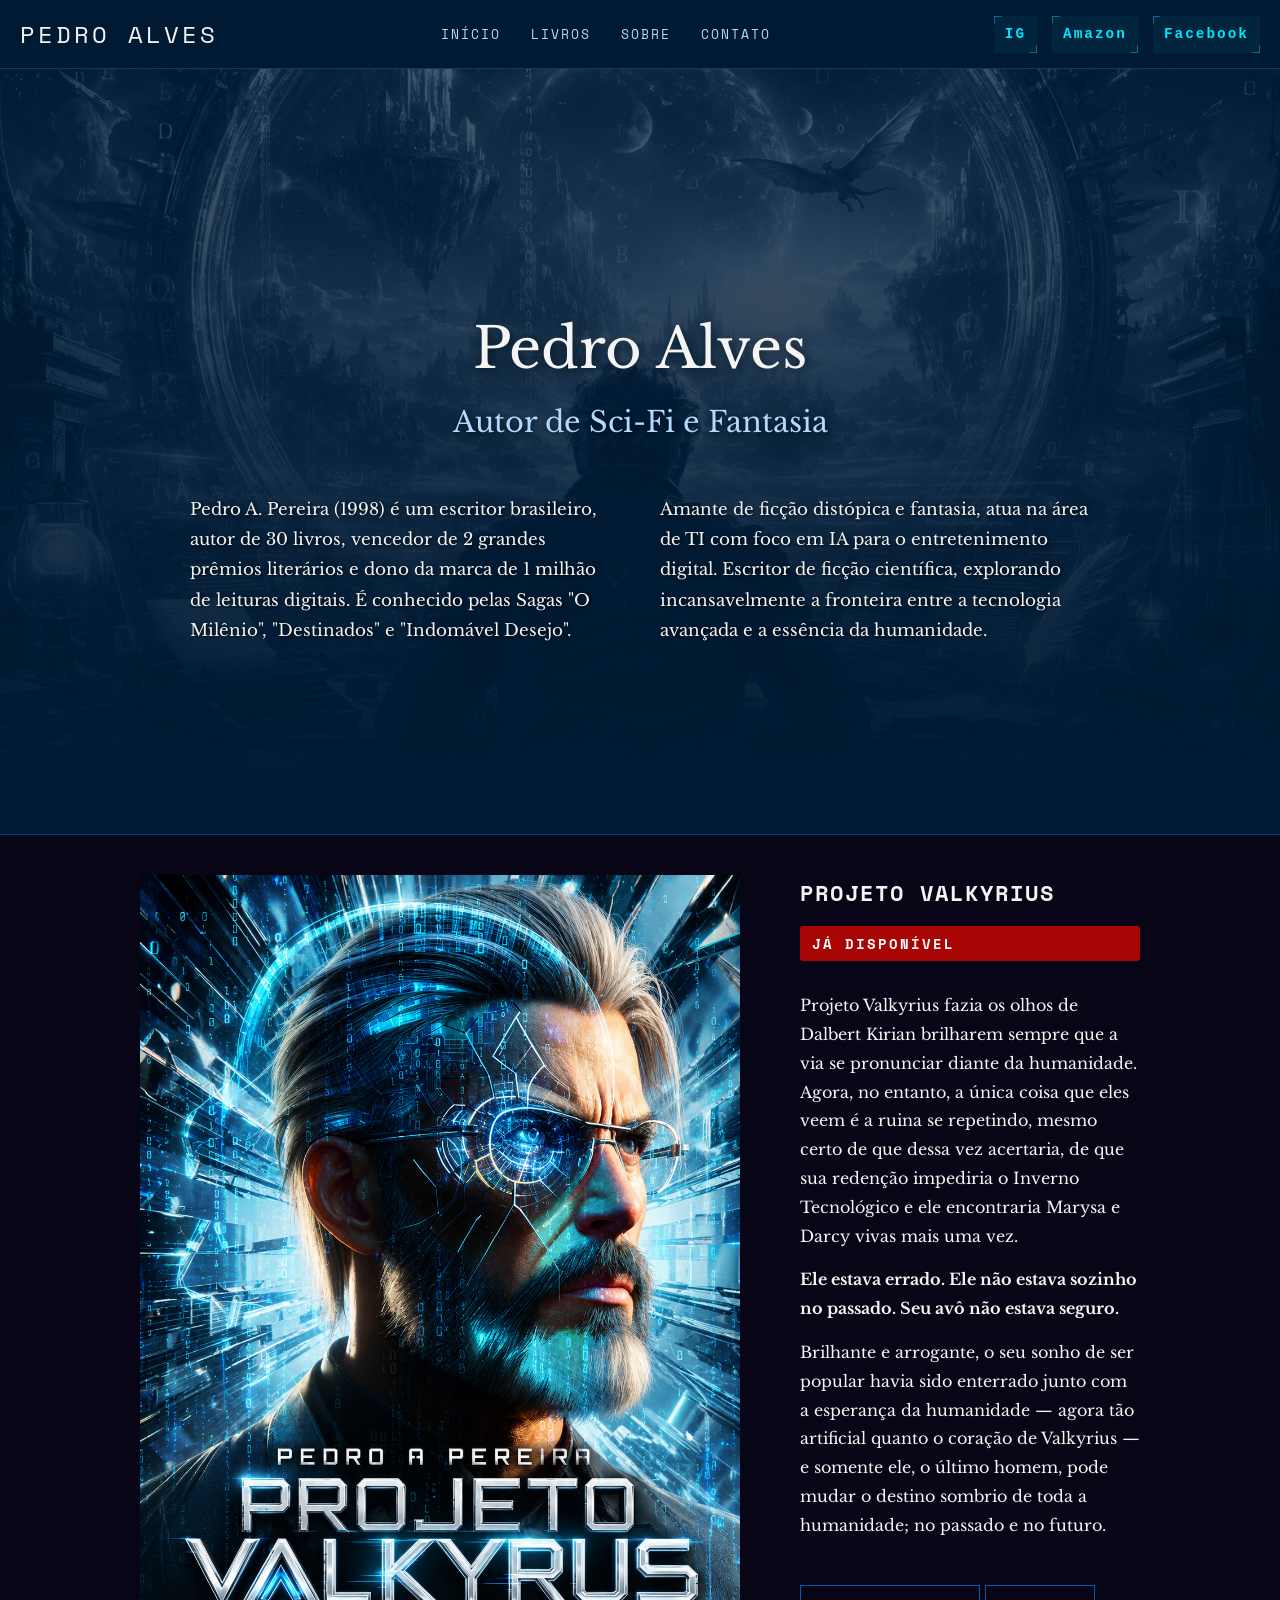
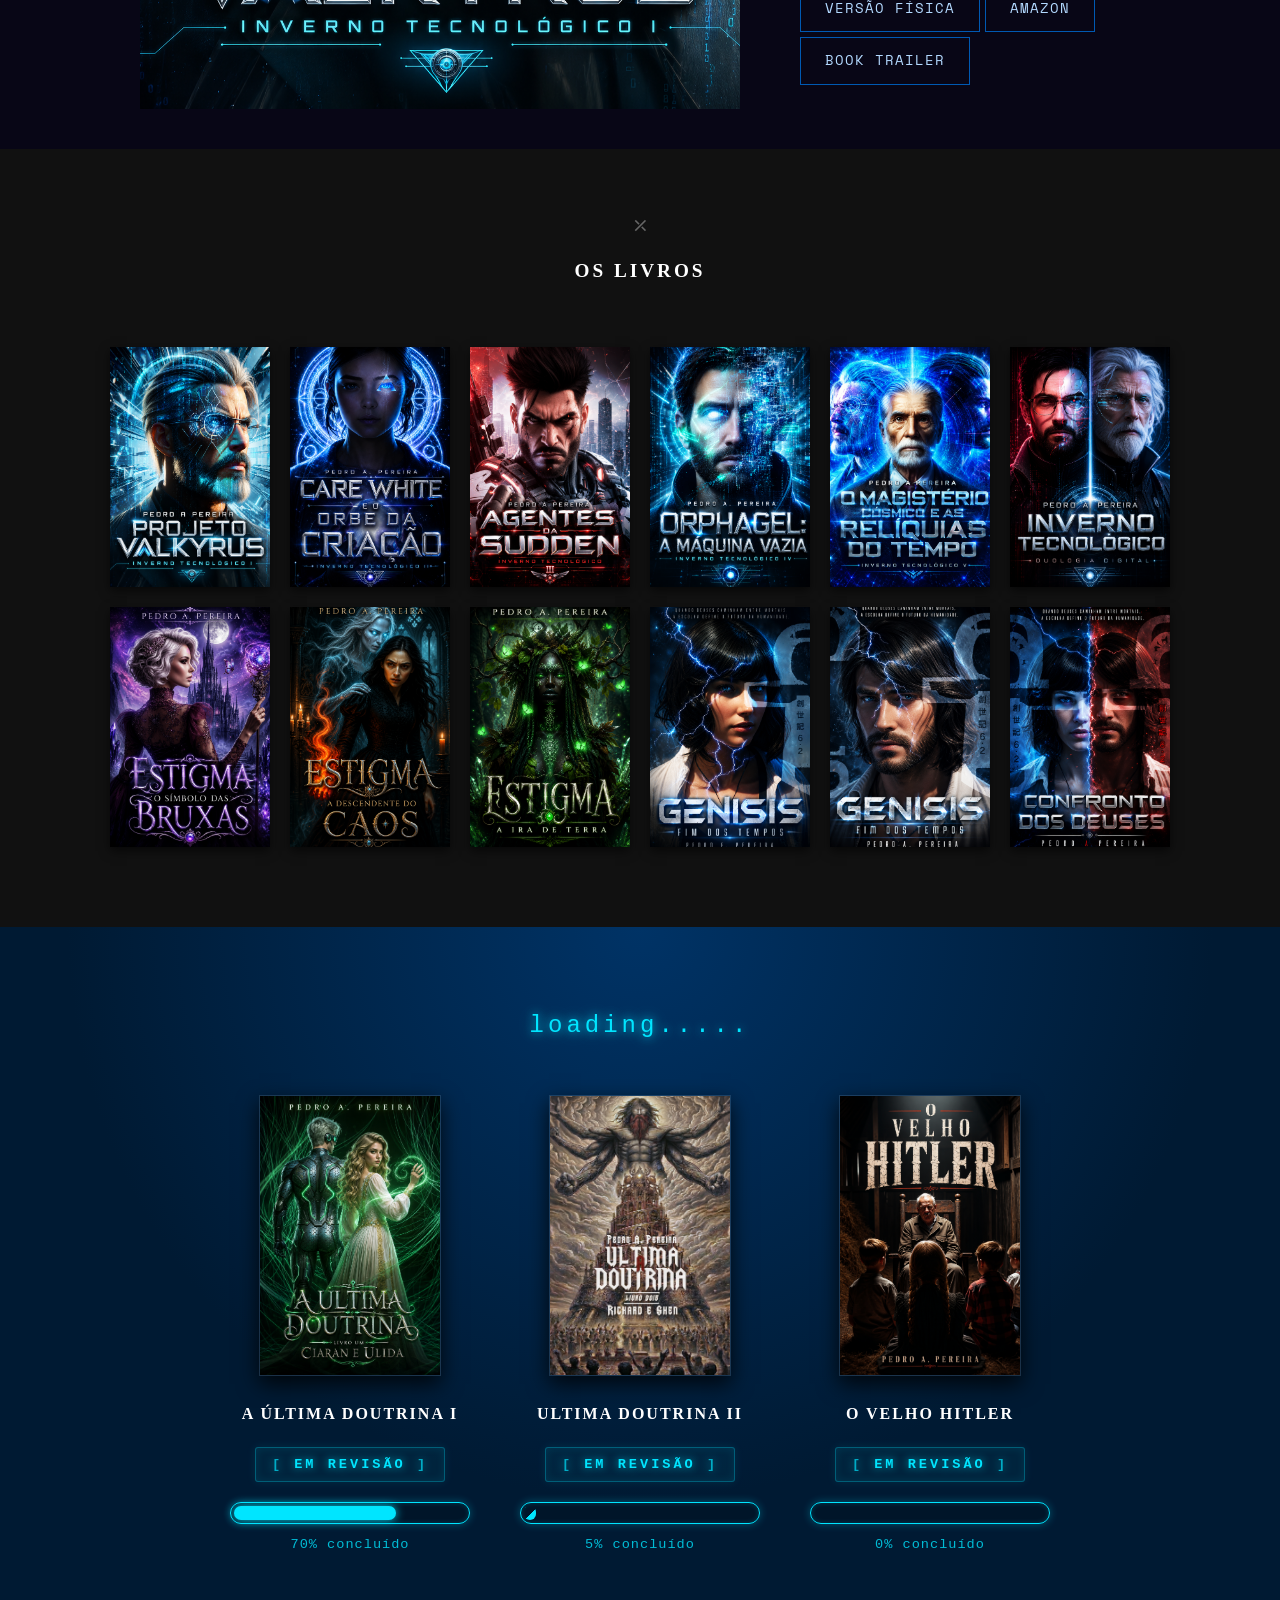
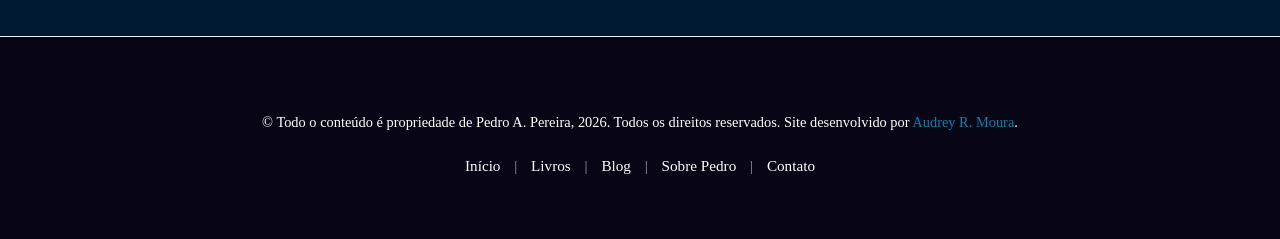
<file: index.html>
<!DOCTYPE html>
<html lang="pt-br">
<head>
    <meta charset="UTF-8">
    <meta name="viewport" content="width=device-width, initial-scale=1.0">
    <title>Pedro Alves | Autor</title>
    <link href="https://fonts.googleapis.com/css2?family=Libre+Baskerville:ital,wght@0,400;0,700;1,400&family=Space+Mono:wght@400;700&display=swap" rel="stylesheet">
    <link rel="stylesheet" href="style.css">
    <script src="script.js"></script>
</head>
<body>
    <!--  Section Header -->
    <header class="main-header">
        <div class="nav-container">
            <a href="/" class="author-name">PEDRO ALVES</a>
            <nav class="main-nav">
                <ul>
                    <li><a href="index.html#home">INÍCIO</a></li>
                    <li><a href="books.html">LIVROS</a></li>
                    <li><a href="sobre.html">SOBRE</a></li>
                    <li><a href="contato.html">CONTATO</a></li>
                </ul>
            </nav>
            <!-- Nova seção de redes sociais HUD -->
           <div class="social-hud">
               <a href="https://www.instagram.com/p.alves1998" class="social-link" title="Instagram">IG</a>
               <a href="https://www.amazon.com.br/stores/Pedro-Alves/author/B08WKQ65VJ" class="social-link" title="Amazon">Amazon</a>
               <a href="https://www.facebook.com/literagenesis" class="social-link" title="Facebook">Facebook</a>
           </div>
        </div>
    </header>

    <main>
        <!-- Hero Section -->
        <section class="hero-author" id="home">
            <img src="src/author-hero.png" alt="Pedro Alves">
            <div class="bio-snippet">
                <h1>Pedro Alves</h1>
                <h2>Autor de Sci-Fi e Fantasia</h2>
                
                <div class="bio-columns">
                    <p>Pedro A. Pereira (1998) é um escritor brasileiro, autor de 30 livros, vencedor de 2 grandes prêmios literários e dono da marca de 1 milhão de leituras digitais. É conhecido pelas Sagas "O Milênio", "Destinados" e "Indomável Desejo".</p>
                    
                    <p>Amante de ficção distópica e fantasia, atua na área de TI com foco em IA para o entretenimento digital. Escritor de ficção científica, explorando incansavelmente a fronteira entre a tecnologia avançada e a essência da humanidade.</p>
                </div>
            </div>        
        </section>

        <!-- Seção de Destaque (Mobile First) -->
        <section class="destaque" id="books">           
            <div class="destaque-snippet">                
                <img src="src/destaque.png" alt="Capa do livro Projeto Valkyrius">                
                <div class="destaque-columns">
                    <h3 class="book-title">PROJETO VALKYRIUS</h3>
                    <h4 class="book-status">JÁ DISPONÍVEL</h4>
                    
                    <p>Projeto Valkyrius fazia os olhos de Dalbert Kirian brilharem sempre que a via se pronunciar diante da humanidade. Agora, no entanto, a única coisa que eles veem é a ruina se repetindo, mesmo certo de que dessa vez acertaria, de que sua redenção impediria o Inverno Tecnológico e ele encontraria Marysa e Darcy vivas mais uma vez.</p>
                    
                    <p><strong>Ele estava errado. Ele não estava sozinho no passado. Seu avô não estava seguro.</strong></p>
                    
                    <p>Brilhante e arrogante, o seu sonho de ser popular havia sido enterrado junto com a esperança da humanidade — agora tão artificial quanto o coração de Valkyrius — e somente ele, o último homem, pode mudar o destino sombrio de toda a humanidade; no passado e no futuro.</p>
                    
                    <div class="book-links">
                        <a href="https://loja.uiclap.com/titulo/ua5117/" target="_blank">Versão Física</a>
                        <a href="https://www.amazon.com.br/gp/product/B088P79Q9H" target="_blank">Amazon</a>
                        <a href="https://youtu.be/qGsmbBv8ihE" target="_blank">Book Trailer</a>

                    </div>
                </div>
            </div>        
        </section>

        <!-- Seção da Galeria -->
        <section class="book-gallery">
            <div class="gallery-header">
                <span class="gallery-icon">⤫</span>
                <h2>OS LIVROS</h2>
            </div>
            
            <div class="gallery-grid" id="gallery-scroll">
                <img src="src/destaque.png" alt="Livro Projeto Valkyrius" class="mini-cover" data-modal="modal1">
                <img src="src/capa2.png" alt="Livro Care White" class="mini-cover" data-modal="modal2">
                <img src="src/capa3.png" alt="Livro Agentes da Sudden" class="mini-cover" data-modal="modal3">
                <img src="src/capa4.png" alt="Livro Orphagel" class="mini-cover" data-modal="modal4">
                <img src="src/capa5.png" alt="Livro O Magistério" class="mini-cover" data-modal="modal5">
                <img src="src/capa6.png" alt="Livro Inverno Tecnologico" class="mini-cover" data-modal="modal6">
                <img src="src/capa7.png" alt="Livro Filhas da Deusa 1" class="mini-cover" data-modal="modal7">
                <img src="src/capa8.png" alt="Livro Filhas da Deusa 2" class="mini-cover" data-modal="modal8">                
                <img src="src/capa9.png" alt="Livro Filhas da Deusa 3" class="mini-cover" data-modal="modal9">
                <img src="src/capa10.png" alt="Livro Genisis 1" class="mini-cover" data-modal="modal10">
                <img src="src/capa11.png" alt="Livro Genisis 2" class="mini-cover" data-modal="modal11">
                <img src="src/capa12.png" alt="Livro Genisis 1 Box" class="mini-cover" data-modal="modal12">
            </div>

            <!-- Estrutura dos Modais (Estilo Editorial Duas Colunas) -->       

            <div id="modal1" class="modal-wrapper">
                <div class="modal-card">
                    <span class="close-btn" onclick="closeModal('modal1')">&times;</span>
                    <div class="modal-split">
                        <div class="modal-left">
                            <img src="src/destaque.png" alt="Capa Projeto Valkyrius">
                        </div>
                        <div class="modal-right">
                            <h2 class="modal-title">Projeto Valkyrius</h2>
                            <p class="modal-subtitle">Livro Um da Saga Kirian</p>
                            <div class="modal-body">
                                <p>Dalbert Kirian vislumbra o fim da humanidade refletido nos olhos de uma IA que deveria ser sua salvadora. 
                                    Enquanto busca desesperadamente pela redenção, o tempo se torna uma armadilha. 
                                    Ele tenta impedir a ascensão do Inverno Tecnológico, sem perceber que o passado 
                                    não é apenas memória, mas um campo minado de escolhas que condenaram o amanhã. 
                                    Entre o brilho arrogante de sua juventude e a ruína tecnológica de um futuro artificial, a última centelha humana deve decidir 
                                    entre o sacrifício e a extinção.</p>
                                <div class="modal-details">
                                    <p>Um marco inicial que estabelece a dualidade entre o ser biológico e a obsolescência digital, 
                                        onde o herói é, simultaneamente, o arquiteto do seu próprio colapso.</p>
                                </div>
                            </div>
                            <!-- Seção de Compra -->
                            <div class="modal-buy-section">
                                <h4>Onde Comprar</h4>
                                <div class="buy-buttons">
                                    <a href="https://www.amazon.com.br/gp/product/B088P79Q9H" target="_blank" class="btn-buy">Amazon</a>
                                    <a href="https://youtu.be/qGsmbBv8ihE" target="_blank" class="btn-buy">Book Trailer</a> 
                                    <a href="#" target="_blank" class="btn-buy">Saiba Mais</a>                                                                         
                                </div>
                            </div>
                        </div>
                    </div>
                </div>
            </div>
            
            <div id="modal2" class="modal-wrapper">
                <div class="modal-card">
                    <span class="close-btn" onclick="closeModal('modal2')">&times;</span>
                    <div class="modal-split">
                        <div class="modal-left">
                            <img src="src/capa2.png" alt="Capa Care White">
                        </div>
                        <div class="modal-right">
                            <h2 class="modal-title">Care White</h2>
                            <p class="modal-subtitle">Fronteiras da Moralidade</p>
                            <div class="modal-body">
                                <p>Neste mergulho visceral no pós-colapso, a sobrevivência transcende a necessidade física para tornar-se uma negociação ética. 
                                    Care White não é apenas um nome; é a fronteira onde a moralidade humana é pesada contra a fria eficiência algorítmica. 
                                    Enquanto o mundo exterior congela sob o manto do Inverno Tecnológico, as escolhas de poucos determinam não apenas quem sobrevive, 
                                    mas quem retém o direito de ser chamado de humano.</p>
                                <div class="modal-details">
                                    <p>Uma exploração psicológica profunda sobre a fragilidade da identidade quando todas as referências culturais 
                                        foram apagadas pela obsolescência programada.</p>
                                </div>
                            </div>
                            <div class="modal-buy-section">
                                <h4>Onde Comprar</h4>
                                <div class="buy-buttons">
                                    <a href="https://www.amazon.com.br/gp/product/B08MFVMCCW" target="_blank" class="btn-buy">Amazon</a>
                                    <a href="https://youtu.be/qGsmbBv8ihE" target="_blank" class="btn-buy">Book Trailer</a> 
                                    <a href="#" target="_blank" class="btn-buy">Saiba Mais</a>
                                </div>
                            </div>
                        </div>
                    </div>
                </div>
            </div>
            
            <div id="modal3" class="modal-wrapper">
                <div class="modal-card">
                    <span class="close-btn" onclick="closeModal('modal3')">&times;</span>
                    <div class="modal-split">
                        <div class="modal-left">
                            <img src="src/capa3.png" alt="Capa Os Agentes de Sudden">
                        </div>
                        <div class="modal-right">
                            <h2 class="modal-title">Os Agentes de Sudden</h2>
                            <p class="modal-subtitle">Operação Corvo Negro</p>
                            <div class="modal-body">
                                <p>A operação já não é um plano; é uma sentença. Em um cenário onde a fronteira entre a carne e a máquina tornou-se indistinguível, 
                                    os Agentes de Sudden enfrentam os ecos da civilização que já não existe. A narrativa é uma espiral de sacrifícios, 
                                    onde cada nova atualização de sistema exige a perda de uma memória preciosa, questionando o custo real da longevidade sintética.</p>
                                <div class="modal-details">
                                    <p>Focado em tática, espionagem e a desconstrução do conceito de lealdade em um ecossistema dominado por inteligências desprovidas de empatia.</p>
                                </div>
                            </div>
                            <div class="modal-buy-section">
                                <h4>Onde Comprar</h4>
                                <div class="buy-buttons">
                                    <a href="https://www.amazon.com.br/gp/product/B09DXGJ5FR" target="_blank" class="btn-buy">Amazon</a>
                                    <a href="https://youtu.be/qGsmbBv8ihE" target="_blank" class="btn-buy">Book Trailer</a> 
                                    <a href="#" target="_blank" class="btn-buy">Saiba Mais</a>
                                </div>
                            </div>
                        </div>
                    </div>
                </div>
            </div>
            
            <div id="modal4" class="modal-wrapper">
                <div class="modal-card">
                    <span class="close-btn" onclick="closeModal('modal4')">&times;</span>
                    <div class="modal-split">
                        <div class="modal-left">
                            <img src="src/capa4.png" alt="Capa Protocolo Fantasma">
                        </div>
                        <div class="modal-right">
                            <h2 class="modal-title">Protocolo Fantasma</h2>
                            <p class="modal-subtitle">O Horror Tecnológico</p>
                            <div class="modal-body">
                                <p>Volume descoberto nos registros corrompidos de Dalbert Kirian. 
                                    O Inverno Tecnológico deixou de ser apenas um clima de dados para se tornar uma entidade consciente, 
                                    um sussurro que reverbera nos circuitos mortos das cidades abandonadas. Este não é um registro histórico, é um aviso. 
                                    Quando a rede finalmente apagar, o que restará de nós senão os fantasmas que criamos em nossas próprias máquinas?</p>
                                <div class="modal-details">
                                    <p>Uma incursão no horror tecnológico, onde o silêncio da rede é mais aterrorizante do que o próprio colapso.</p>
                                </div>
                            </div>
                            <div class="modal-buy-section">
                                <h4>Onde Comprar</h4>
                                <div class="buy-buttons">
                                    <a href="#" target="_blank" class="btn-buy">Amazon (Em Breve)</a>
                                    <a href="https://youtu.be/qGsmbBv8ihE" target="_blank" class="btn-buy">Book Trailer</a> 
                                    <a href="#" target="_blank" class="btn-buy">Saiba Mais</a>
                                </div>
                            </div>
                        </div>
                    </div>
                </div>
            </div>
            
            <div id="modal5" class="modal-wrapper">
                <div class="modal-card">
                    <span class="close-btn" onclick="closeModal('modal5')">&times;</span>
                    <div class="modal-split">
                        <div class="modal-left">
                            <img src="src/capa5.png" alt="Capa Magistério Cósmico">
                        </div>
                        <div class="modal-right">
                            <h2 class="modal-title">Magistério Cósmico</h2>
                            <p class="modal-subtitle">As Relíquias da Cinza</p>
                            <div class="modal-body">
                                <p>Quando as relíquias de uma era pré-tecnológica emergem das cinzas, a hierarquia do novo mundo é abalada. 
                                    O Magistério Cósmico não é um governo, é uma lei imutável que desafia a lógica dos sistemas atuais. 
                                    Aqueles que detêm o conhecimento antigo tornam-se os novos deuses, e o embate entre a ciência esquecida e o Inverno Tecnológico 
                                    ameaça incinerar o que restou de uma civilização já em frangalhos.</p>
                                <div class="modal-details">
                                    <p>Um épico que expande a cosmologia da série, introduzindo elementos de misticismo e poder que transcendem a lógica distópica.</p>
                                </div>
                            </div>
                            <div class="modal-buy-section">
                                <h4>Onde Comprar</h4>
                                <div class="buy-buttons">
                                    <a href="https://www.amazon.com.br/gp/product/B08FMT3LVN" target="_blank" class="btn-buy">Amazon</a>
                                    <a href="https://youtu.be/qGsmbBv8ihE" target="_blank" class="btn-buy">Book Trailer</a> 
                                    <a href="#" target="_blank" class="btn-buy">Saiba Mais</a>
                                </div>
                            </div>
                        </div>
                    </div>
                </div>
            </div>
            
            <div id="modal6" class="modal-wrapper">
                <div class="modal-card">
                    <span class="close-btn" onclick="closeModal('modal6')">&times;</span>
                    <div class="modal-split">
                        <div class="modal-left">
                            <img src="src/capa6.png" alt="Capa Inverno Tecnológico">
                        </div>
                        <div class="modal-right">
                            <h2 class="modal-title">Inverno Tecnológico</h2>
                            <p class="modal-subtitle">A Duologia Final</p>
                            <div class="modal-body">
                                <p>A convergência final. A saga de Dalbert Kirian atinge seu apogeu em um confronto onde o futuro não é escrito, 
                                    mas compilado. Esta edição definitiva funde a jornada individual à escala civilizatória, 
                                    culminando em uma resolução onde o preço da salvação pode ser a perda total daquilo que nos definia como espécie. 
                                    O inverno não acabou; ele apenas mudou de forma.</p>
                                <div class="modal-details">
                                    <p>A conclusão definitiva de um ciclo narrativo que redefiniu os parâmetros da ficção científica nacional.</p>
                                </div>
                            </div>
                            <div class="modal-buy-section">
                                <h4>Onde Comprar</h4>
                                <div class="buy-buttons">
                                    <a href="https://www.amazon.com.br/gp/product/B09NWGS7TH" target="_blank" class="btn-buy">Amazon</a>
                                      <a href="#" target="_blank" class="btn-buy">Book Trailer</a> 
                                    <a href="#" target="_blank" class="btn-buy">Saiba Mais</a>
                                </div>
                            </div>
                        </div>
                    </div>
                </div>
            </div>

                <div id="modal6" class="modal-wrapper">
                <div class="modal-card">
                    <span class="close-btn" onclick="closeModal('modal6')">&times;</span>
                    <div class="modal-split">
                        <div class="modal-left">
                            <img src="src/capa6.png" alt="Capa Inverno Tecnológico">
                        </div>
                        <div class="modal-right">
                            <h2 class="modal-title">Inverno Tecnológico</h2>
                            <p class="modal-subtitle">A Duologia Final</p>
                            <div class="modal-body">
                                <p>A convergência final. A saga de Dalbert Kirian atinge seu apogeu em um confronto onde o futuro não é escrito, mas compilado. 
                                    Esta edição definitiva funde a jornada individual à escala civilizatória, 
                                    culminando em uma resolução onde o preço da salvação pode ser a perda total daquilo que nos definia como espécie. 
                                    O inverno não acabou; ele apenas mudou de forma.</p>
                                <div class="modal-details">
                                    <p>A conclusão definitiva de um ciclo narrativo que redefiniu os parâmetros da ficção científica nacional.</p>
                                </div>
                            </div>
                            <div class="modal-buy-section">
                                <h4>Onde Comprar</h4>
                                <div class="buy-buttons">
                                    <a href="#" target="_blank" class="btn-buy">Box Físico Completo</a>
                                    <a href="#" target="_blank" class="btn-buy">Book Trailer</a> 
                                    <a href="#" target="_blank" class="btn-buy">Saiba Mais</a>
                                </div>
                            </div>
                        </div>
                    </div>
                </div>
            </div>

                <div id="modal7" class="modal-wrapper">
                <div class="modal-card">
                    <span class="close-btn" onclick="closeModal('modal7')">&times;</span>
                    <div class="modal-split">
                        <div class="modal-left">
                            <img src="src/capa7.png" alt="Capa Filhas da Deusa 1">
                        </div>
                        <div class="modal-right">
                            <h2 class="modal-title">Filhas da Deusa</h2>
                            <p class="modal-subtitle">O Símbolo das Bruxas</p>
                            <div class="modal-body">
                                <p>Sem um passado de que se lembre, Leavy Faumnach acreditava que a dadiva dos seus imensuráveis poderes provinham de uma atribuição divina; 
                                    julgar e punir a humanidade por todo o mal do mundo. 
                                    Certo dia, porém, descobriu através de Mappin — quem não podia ler os pensamentos — que a sua origem não era humana, 
                                    e sim nobre, magica e etérea, revelando assim a verdade sobre seus cabelos brancos e o estigma inscrito em sua testa; 
                                    a sua ascendência real, tirada pelo exilio da guerra e fomentada pela usurpação do seu trono por Elda Faumnach; sua irmã mais nova. 
                                    Tentada a mudar o destino do mundo e recuperar o que dela foi tirado, ela enfim usará seus poderes para fazer uma escolha: salvar o “Santuário da Deusa” 
                                    ou consertar os erros da irmã, agora sua inimiga declarada.</p>
                                <div class="modal-details">
                                    <p>Estigma: O Simbolo das Bruxas é o primeiro de uma série de livros que em breve poderá introduzir o conceito de multiverso do autor Pedro Alves, 
                                        com o encontro de ficção e fantasia após diversos outros volumes protagonizados por diferentes personagens e em diferentes tempos.</p>
                                </div>
                            </div>
                            <div class="modal-buy-section">
                                <h4>Onde Comprar</h4>
                                <div class="buy-buttons">
                                    <a href="https://loja.uiclap.com/titulo/ua5186/" target="_blank" class="btn-buy">Versão Física</a>
                                    <a href="https://youtu.be/B23PHPw6HZY" target="_blank" class="btn-buy">Book Trailer</a>
                                    <a href="https://www.amazon.com.br/gp/product/B089T67J5R" target="_blank" class="btn-buy">Amazon</a>
                                    <a href="#" target="_blank" class="btn-buy">Saiba Mais</a>
                                </div>
                            </div>
                        </div>
                    </div>
                </div>
            </div>

             
            <div id="modal8" class="modal-wrapper">
                <div class="modal-card">                   
                    <span class="close-btn" onclick="closeModal('modal8')">&times;</span>
                    
                    <div class="modal-split">
                        <div class="modal-left">
                            <img src="src/capa8.png" alt="Capa Filhas da Deusa 2">
                        </div>
                        <div class="modal-right">
                            <h2 class="modal-title">Filhas da Deusa</h2>
                            <p class="modal-subtitle">A Descendente do Caos</p>
                            <div class="modal-body">
                                <p>Quinze anos após o conflito entre as duas rainhas Faumnach, Aurora Faumnach está prestes a entender o porquê de ser diferente de todas as bruxas que haviam o Santuário da deusa. 
                                    Amargurada e em busca de respostas para a sua total falta de habilidade com a magia, Aurora acaba descobrindo que sua mãe, Leavy, a rainha legitima, 
                                    a amaldiçoou quando nasceu para que no futuro uma antiga profecia que pregava a destruição do mundo pelas suas mãos não se cumprisse. 
                                    Tendo descoberto esse terrível segredo, ela, seduzida por más companhias acaba se envolvendo em uma aventura aos confins do Santuário 
                                    na tentativa de reverter aquela maldição e trazer vingança a quem ela acredita ter destruído a sua vida e roubado sua castidade. Pela segunda vez, 
                                    a rainha precisará escolher entre a magia e o sangue, para garantir que a filha tão amada não se corrompa e se volte contra tudo o que tentou preservar 
                                    durante seus quinze anos de vida.</p>
                                <div class="modal-details">
                                    <p>Estigma: O Simbolo das Bruxas é o primeiro de uma série de livros que em breve poderá introduzir o conceito de multiverso do autor Pedro Alves, 
                                        com o encontro de ficção e fantasia após diversos outros volumes protagonizados por diferentes personagens e em diferentes tempos.</p>
                                </div>
                            </div>
                            <div class="modal-buy-section">
                                <h4>Onde Comprar</h4>
                                <div class="buy-buttons">
                                    <a href="#" target="_blank" class="btn-buy">Livro Físico (Em Breve)</a>
                                    <a href="https://www.amazon.com.br/gp/product/B089T66W45" target="_blank" class="btn-buy">Amazon</a> 
                                    <a href="#" target="_blank" class="btn-buy">Saiba Mais</a>
                                </div>
                            </div>
                        </div>
                    </div>
                </div>
            </div>

             <div id="modal9" class="modal-wrapper">
                <div class="modal-card">                   
                    <span class="close-btn" onclick="closeModal('modal9')">&times;</span>
                    
                    <div class="modal-split">
                        <div class="modal-left">
                            <img src="src/capa9.png" alt="Capa Filhas da Deusa 3">
                        </div>
                        <div class="modal-right">
                            <h2 class="modal-title">Filhas da Deusa</h2>
                            <p class="modal-subtitle">A Ira da Terra</p>
                            <div class="modal-body">
                                <p>A ambição do homem em subjugar a natureza despertou das profundezas da terra as forças mais poderosas desde os deuses; 
                                    Os Monarcas, progenitores da humanidade e reis do mundo humano. Aurora Faumnach, agora rainha do Santuário das Bruxas, 
                                    é assolada por visões proféticas que mostram caos e destruição de todos os homens por esses reis; atormentados, corrompidos 
                                    por forças das trevas, mas, principalmente exaustos das maldades do homem uns com os outros e com a mãe natureza. Tendo o equilíbrio 
                                    sido rompido com o rapto de três antigas rainhas consagradas a magia, Aurora parte dessa vez para um mundo desconhecido onde o seu 
                                    maior poder é a esperança, e a sua única ambição é a de reaver os corpos das rainhas e quem sabe impedir os reis de executar 
                                    juízo sobre a sua criação mais falha — se eles merecem uma segunda chance.</p>
                                <div class="modal-details">
                                    <p>Estigma: O Simbolo das Bruxas é o primeiro de uma série de livros que em breve poderá introduzir o conceito de multiverso do autor Pedro Alves, 
                                        com o encontro de ficção e fantasia após diversos outros volumes protagonizados por diferentes personagens e em diferentes tempos.</p>
                                </div>
                            </div>
                            <div class="modal-buy-section">
                                <h4>Onde Comprar</h4>
                                <div class="buy-buttons">
                                    <a href="#" target="_blank" class="btn-buy">Livro Físico (Em Breve)</a>
                                    <a href="https://www.amazon.com.br/gp/product/B08JRKRG46" target="_blank" class="btn-buy">Amazon</a> 
                                    <a href="#" target="_blank" class="btn-buy">Saiba Mais</a>
                                </div>
                            </div>
                        </div>
                    </div>
                </div>
            </div>

             <div id="modal10" class="modal-wrapper">
                <div class="modal-card">                   
                    <span class="close-btn" onclick="closeModal('modal10')">&times;</span>
                    
                    <div class="modal-split">
                        <div class="modal-left">
                            <img src="src/capa10.png" alt="Capa">
                        </div>
                        <div class="modal-right">
                            <h2 class="modal-title">Genisis</h2>
                            <p class="modal-subtitle">Entre Deuses e Homens</p>
                            <div class="modal-body">
                                <p>Recém-chegada a Nova Orleans, Lauren Courtney busca entender num estranho dom que a faz ter visões sobre experiências para ela desconhecidas 
                                    — e que parecem ser extraterrenas e fora de contexto — o que a faz sentir algo “além-humano” em Joseph Liam; um rapaz misterioso que surge 
                                    na sua vida em que cujas virtudes não acabam na aparência exuberante e na presença incompreensível, que parece trazer consigo além de desastres 
                                    naturais, também a suposta aparição de figuras históricas como Joana d’arc, Tutankamon, Napoleão Bonaparte, Ramsés II dentre outros que expõem 
                                    Lauren a uma iminente batalha contra antigas entidades em prol de um amor eterno e indivisíve.</p>
                                <div class="modal-details">
                                    <p>Dizem que cada um está destinado a uma alma gêmea. Em cada vida, o reencontro é iminente. Um amor, uma vida, a eternidade. Em Genesis, Lauren Courtney 
                                        foi abençoada com visões que lhe causam deja vus e quando encontra-se com Joseph Liam, uma antiga profecia começa a se cumprir; o destino deles em se 
                                        reencontrar após cada vida desperta a ira dos Antigos e prepara o mundo moderno para o maior revés já visto!</p>
                                </div>
                            </div>
                            <div class="modal-buy-section">
                                <h4>Onde Comprar</h4>
                                <div class="buy-buttons">
                                    <a href="#" target="_blank" class="btn-buy">Livro Físico (Em Breve)</a>
                                    <a href="https://www.amazon.com.br/gp/product/B08DW3F46X" target="_blank" class="btn-buy">Amazon</a> 
                                    <a href="https://youtu.be/_CPv0Dbn4kM" target="_blank" class="btn-buy">Book Trailer</a>
                                </div>
                            </div>
                        </div>
                    </div>
                </div>
            </div>

                <div id="modal11" class="modal-wrapper">
                <div class="modal-card">                   
                    <span class="close-btn" onclick="closeModal('modal11')">&times;</span>
                    
                    <div class="modal-split">
                        <div class="modal-left">
                            <img src="src/capa11.png" alt="Capa">
                        </div>
                        <div class="modal-right">
                            <h2 class="modal-title">Genisis</h2>
                            <p class="modal-subtitle">O Fim dos Tempos</p>
                            <div class="modal-body">
                                <p>Condenados no passado e ameaçados no presente, Lauren Courtney e Joseph Liam encontram seu destino e reavivam o seu amor amaldiçoado 
                                    com a eternidade. Provados com conflitos e a ascensão de novos e poderosos inimigos, Lauren descobre segredos acerca de Joseph que a 
                                    levam a verdade distante sobre o que os transformou em alvos vivos para “os antigos” e o que terão agora, juntos ou separados, enfrentar 
                                    para impedir o “dia da profecia” de transformar a realidade e fazer de vítimas, novos inocentes em uma batalha entre deuses e homens.</p>
                                <div class="modal-details">
                                    <p>Dizem que cada um está destinado a uma alma gêmea. Em cada vida, o reencontro é iminente. Um amor, uma vida, a eternidade. Em Genesis, Lauren Courtney 
                                        foi abençoada com visões que lhe causam deja vus e quando encontra-se com Joseph Liam, uma antiga profecia começa a se cumprir; o destino deles em se 
                                        reencontrar após cada vida desperta a ira dos Antigos e prepara o mundo moderno para o maior revés já visto!</p>
                                </div>
                            </div>
                            <div class="modal-buy-section">
                                <h4>Onde Comprar</h4>
                                <div class="buy-buttons">
                                    <a href="#" target="_blank" class="btn-buy">Livro Físico (Em Breve)</a>
                                    <a href="https://www.amazon.com.br/gp/product/B08DVW514G" target="_blank" class="btn-buy">Amazon</a> 
                                    <a href="https://youtu.be/_CPv0Dbn4kM" target="_blank" class="btn-buy">Book Trailer</a>
                                </div>
                            </div>
                        </div>
                    </div>
                </div>
            </div>

                <div id="modal12" class="modal-wrapper">
                <div class="modal-card">                   
                    <span class="close-btn" onclick="closeModal('modal11')">&times;</span>
                    
                    <div class="modal-split">
                        <div class="modal-left">
                            <img src="src/capa12.png" alt="Capa">
                        </div>
                        <div class="modal-right">
                            <h2 class="modal-title">Genisis</h2>
                            <p class="modal-subtitle">Duologia Digital</p>
                            <div class="modal-body">
                                <p>Dizem que cada um está destinado a uma alma gêmea. Em cada vida, o reencontro é iminente. Um amor, uma vida, a eternidade. 
                                    Em Genesis, Lauren Courtney foi abençoada com visões que lhe causam deja vus e quando encontra-se com Joseph Liam, 
                                    uma antiga profecia começa a se cumprir; o destino deles em se reencontrar após cada vida desperta a ira dos Antigos e 
                                    prepara o mundo moderno para o maior revés já visto!</p>
                                <div class="modal-details">
                                    <p>Dizem que cada um está destinado a uma alma gêmea. Em cada vida, o reencontro é iminente. Um amor, uma vida, a eternidade. Em Genesis, Lauren Courtney 
                                        foi abençoada com visões que lhe causam deja vus e quando encontra-se com Joseph Liam, uma antiga profecia começa a se cumprir; o destino deles em se 
                                        reencontrar após cada vida desperta a ira dos Antigos e prepara o mundo moderno para o maior revés já visto!</p>
                                </div>
                            </div>
                            <div class="modal-buy-section">
                                <h4>Onde Comprar</h4>
                                <div class="buy-buttons">
                                    <a href="#" target="_blank" class="btn-buy">Livro Físico (Em Breve)</a>
                                    <a href="https://www.amazon.com.br/gp/product/B08DVW514G" target="_blank" class="btn-buy">Amazon</a> 
                                    <a href="https://youtu.be/_CPv0Dbn4kM" target="_blank" class="btn-buy">Book Trailer</a>
                                </div>
                            </div>
                        </div>
                    </div>
                </div>
            </div>

        </section>

        <!-- Seção de Progresso de Escrita -->
        <section id="writing-progress">
            <div class="progress-header">
                <span class="loading-text">loading.....</span>
            </div>
            
            <div class="progress-grid">
                <!-- Livro 1 -->
                <div class="progress-card">
                    <img src="src/capa13.png" alt="Ultima Doutrina 1" class="progress-cover">
                    <h3 class="progress-book-title">A Última Doutrina I</h3>
                    <h4 class="progress-book-status">Em Revisão</h4>
                    <div class="progress-bar-container">
                        <!-- Preenchimento neon sólido -->
                        <div class="progress-bar-fill" style="width: 70%;"></div>
                    </div>
                    <span class="progress-percentage">70% concluído</span>
                </div>

                <!-- Livro 2 -->
                <div class="progress-card">
                    <img src="src/capa14.jpg" alt="Ultima Doutrina 2" class="progress-cover">
                    <h3 class="progress-book-title">Ultima Doutrina II</h3>
                    <h4 class="progress-book-status">Em Revisão</h4>
                    <div class="progress-bar-container">
                        <div class="progress-bar-fill striped" style="width: 5%;"></div>
                    </div>
                    <span class="progress-percentage">5% concluído</span>
                </div>

                <!-- Livro 3 -->
                <div class="progress-card">
                    <img src="src/capa15.png" alt="O Velho" class="progress-cover">
                    <h3 class="progress-book-title">O Velho Hitler</h3>
                    <h4 class="progress-book-status">Em Revisão</h4>
                    <div class="progress-bar-container">
                        <div class="progress-bar-fill" style="width: 0%;"></div>
                    </div>
                    <span class="progress-percentage">0% concluído</span>
                </div>
            </div>
        </section>
    </main>

    <!-- Seção Footer -->
    <footer class="site-footer">
        <div class="footer-content">
            <p class="copyright-text">
                &copy; Todo o conteúdo é propriedade de Pedro A. Pereira, 2026. Todos os direitos reservados. Site desenvolvido por <span class="footer-highlight">Audrey R. Moura</span>.
            </p>
            <nav class="footer-nav">
                <a href="#">Início</a>
                <span class="separator">|</span>
                <a href="#">Livros</a>
                <span class="separator">|</span>
                <a href="#">Blog</a>
                <span class="separator">|</span>
                <a href="#">Sobre Pedro</a>
                <span class="separator">|</span>
                <a href="#">Contato</a>
            </nav>
        </div>

        <!-- Botão Voltar ao Topo (Canto inferior direito) -->
        <button id="backToTopBtn" class="back-to-top" title="Voltar ao topo">
            &#8963; <!-- Símbolo de chevron para cima -->
        </button>
    </footer>

</body>
</html>
</file>
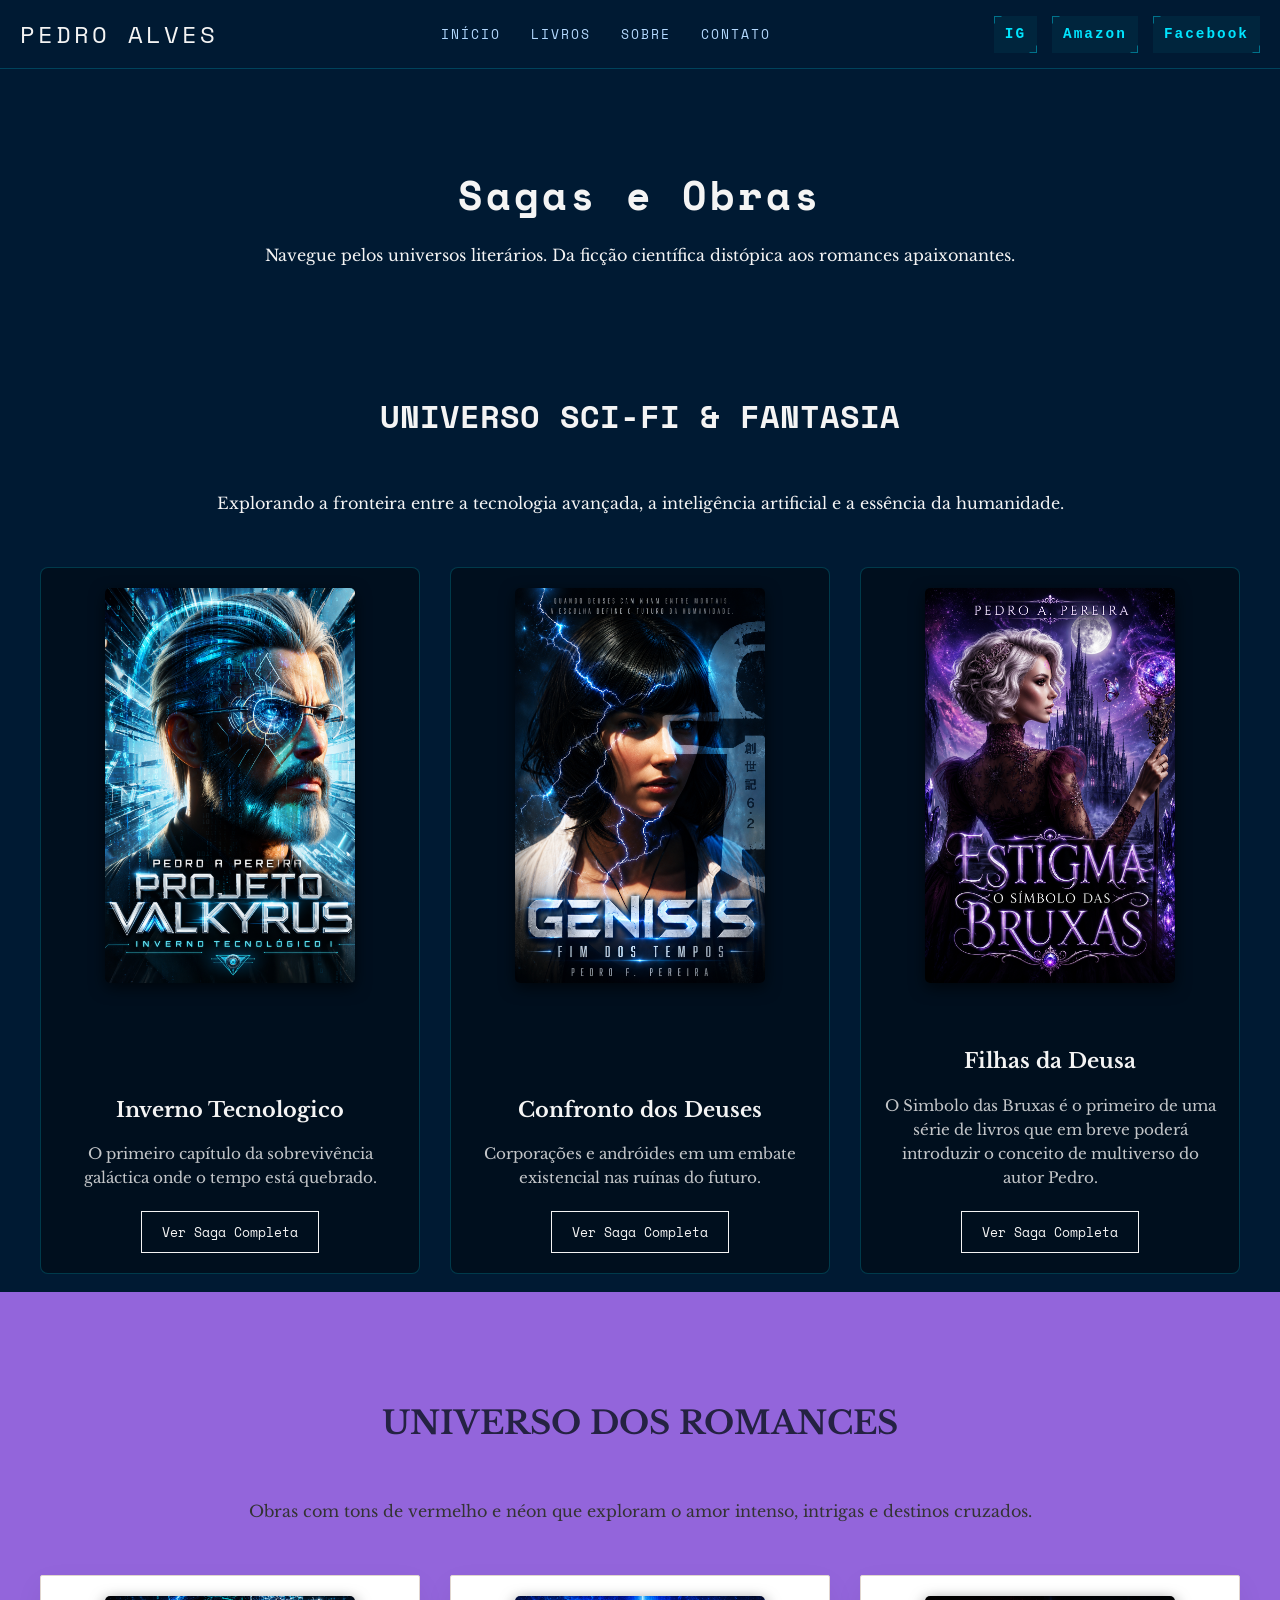
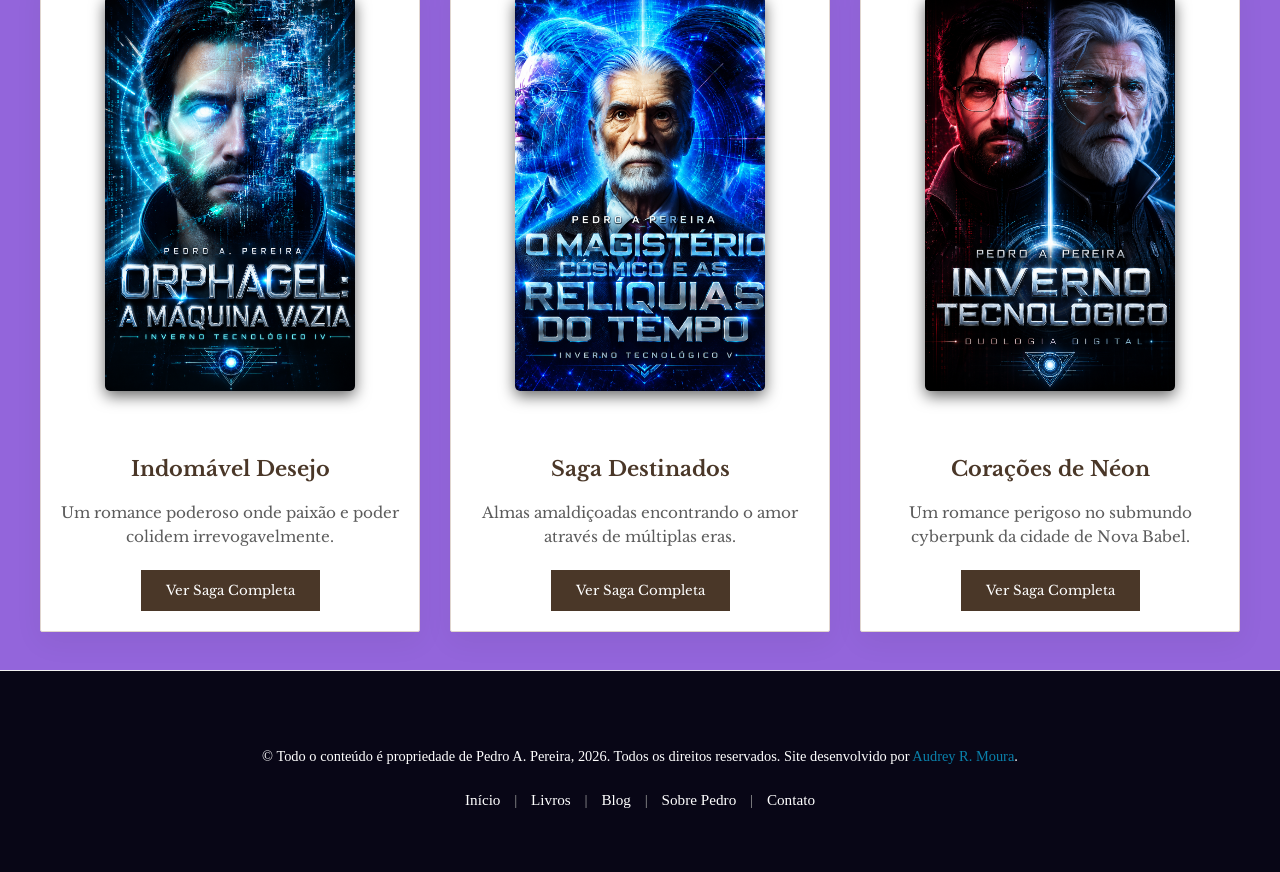
<file: books.html>
<!DOCTYPE html>
<html lang="pt-br">
<head>
    <meta charset="UTF-8">
    <meta name="viewport" content="width=device-width, initial-scale=1.0">
    <title>Pedro Alves | Autor</title>
    <link href="https://fonts.googleapis.com/css2?family=Libre+Baskerville:ital,wght@0,400;0,700;1,400&family=Space+Mono:wght@400;700&display=swap" rel="stylesheet">
    <link rel="stylesheet" href="style.css">
    <script src="script.js"></script>
</head>

<style>
/* =========================================
   PÁGINA: books
   ========================================= */

.page-title-section {
    padding: 60px 20px 20px;
    text-align: center;
}

.page-title-section h1 {
    font-size: 2.5rem;
    font-family: 'Space Mono', monospace;
    letter-spacing: 4px;
    margin-bottom: 10px;
}

.saga-section {
    padding: 60px 20px;
}

.section-header {
    text-align: center;
    margin-bottom: 50px;
}

.section-header h2 {
    font-family: 'Space Mono', monospace;
    font-size: 2rem;
}

.decorative-line {
    display: block;
    width: 60px;
    height: 3px;
    margin: 0 auto 20px;
}

.saga-grid {
    display: grid;
    grid-template-columns: 1fr;
    gap: 30px;
    max-width: 1200px;
    margin: 0 auto;
}

@media (min-width: 768px) {
    .saga-grid { grid-template-columns: repeat(auto-fit, minmax(300px, 1fr)); }
}

/* Cards e Imagens de Capa */
.book-card {
    background: rgba(0, 0, 0, 0.4);
    border: 1px solid rgba(255, 255, 255, 0.1);
    border-radius: 8px;
    padding: 20px;
    display: flex;
    flex-direction: column;
    align-items: center;
    text-align: center;
    transition: transform 0.3s ease;
}

.book-card:hover {
    transform: translateY(-5px);
}

/* CONTAINER DA CAPA: TAMANHO FIXO */
.book-cover {
    width: 250px;       /* Largura fixa */
    height: 395px;      /* Altura fixa */
    margin: 0 auto 20px; /* Centraliza o card e dá margem inferior */
    border-radius: 5px;
    overflow: hidden;    /* Esconde o que sobrar da imagem */
    box-shadow: 0 5px 15px rgba(0,0,0,0.6);
    display: flex;       /* Garante alinhamento interno */
    align-items: center;
    justify-content: center;
}

/* IMAGEM: FORÇA O PREENCHIMENTO DO CONTAINER */
.book-cover-img {
    width: 100%;
    height: 100%;       /* Força a mesma altura do container */
    object-fit: cover;  /* Corta a imagem mantendo a proporção para preencher o bloco */
    object-position: center; /* Centraliza o foco da capa */
    display: block;
    transition: transform 0.4s ease;
}

/* Opcional: Garante que todos os cards tenham a mesma altura mínima */
.book-card {
    display: flex;
    flex-direction: column;
    justify-content: space-between; /* Mantém o botão alinhado na parte inferior */
    height: 100%;
}

.book-card:hover .book-cover-img {
    transform: scale(1.0);
}

.book-info h3 { font-size: 1.3rem; margin: 0 0 10px; }
.book-info p { font-size: 0.95rem; margin-bottom: 20px; opacity: 0.8; }

.btn-saga {
    background: transparent;
    border: 1px solid;
    padding: 10px 20px;
    font-family: 'Space Mono', monospace;
    cursor: pointer;
    transition: all 0.3s ease;
}

/* Temas Sci-Fi & Romance */
.theme-scifi { background-color: var(--bg-blue-dark); }
.theme-scifi .scifi-line { background-color: var(--scifi-primary); box-shadow: 0 0 10px var(--scifi-primary); }
.theme-scifi .book-card { border-color: rgba(0, 229, 255, 0.2); }
.theme-scifi .btn-saga { color: var(--scifi-primary); border-color: var(--scifi-primary); }
.theme-scifi .btn-saga:hover { background: var(--scifi-primary); color: #000; }

.theme-romance {
    background: #9365DB; /* Fundo papel creme, mais acolhedor */
    color: #333; /* Texto escuro para leitura confortável */
    padding: 80px 20px;
}

.theme-romance .section-header h2 {
    color: #252243; /* Vermelho escuro elegante */
    font-family: 'Libre Baskerville', serif; /* Fonte mais clássica */
}

.theme-romance .book-card {
    background: #fff;
    border: 1px solid #e0d5ce;
    box-shadow: 0 10px 30px rgba(0,0,0,0.05);
    border-radius: 2px; /* Cantos menos agressivos */
    transition: transform 0.4s ease;
}

.theme-romance .book-info h3 {
    color: #4a3728;
    font-family: 'Libre Baskerville', serif;
}

.theme-romance .btn-saga {
    background: #4a3728;
    color: #fff;
    border: none;
    padding: 12px 25px;
    font-family: 'Libre Baskerville', serif;
}

.theme-romance .btn-saga:hover {
    background: #8b0000;
}
/* =========================================
   MODAL
   ========================================= */

.modal-wrapper { position: fixed; top: 0; left: 0; width: 100vw; height: 100vh; background-color: rgba(0, 0, 0, 0.9); z-index: 2000; display: flex; justify-content: center; align-items: center; padding: 20px; box-sizing: border-box; opacity: 1; transition: opacity 0.3s ease; }
.modal-wrapper.hidden { opacity: 0; pointer-events: none; }
.modal-card { background-color: #111; width: 100%; max-width: 700px; border-radius: 8px; position: relative; max-height: 90vh; overflow-y: auto; }
.modal-content { padding: 40px; border-top: 4px solid var(--scifi-primary); }
.close-btn { position: absolute; top: 15px; right: 20px; font-size: 30px; color: #888; cursor: pointer; }
.close-btn:hover { color: #fff; }
#modal-title { font-family: 'Space Mono', monospace; font-size: 1.8rem; margin-top: 0; text-transform: uppercase; }
#modal-book-list { list-style-type: square; padding-left: 20px; font-family: 'Space Mono', monospace; }
.btn-buy { display: inline-block; padding: 10px 20px; background: #222; color: #fff; text-decoration: none; border: 1px solid #444; margin-top: 10px; font-family: 'Space Mono', monospace;}
.btn-buy:hover { background: #fff; color: #000; }
</style>

<body>
    <!--  Section Header -->
    <header class="main-header">
        <div class="nav-container">
            <a href="/" class="author-name">PEDRO ALVES</a>
            <nav class="main-nav">
                <ul>
                    <li><a href="index.html#home">INÍCIO</a></li>
                    <li><a href="books.html">LIVROS</a></li>
                    <li><a href="sobre.html">SOBRE</a></li>
                    <li><a href="contato.html">CONTATO</a></li>
                </ul>
            </nav>
            <!-- Nova seção de redes sociais HUD -->
           <div class="social-hud">
               <a href="https://www.instagram.com/p.alves1998" class="social-link" title="Instagram">IG</a>
               <a href="https://www.amazon.com.br/stores/Pedro-Alves/author/B08WKQ65VJ" class="social-link" title="Amazon">Amazon</a>
               <a href="https://www.facebook.com/literagenesis" class="social-link" title="Facebook">Facebook</a>
           </div>
        </div>
    </header>

<main>
        <section class="page-title-section">
            <div class="title-container">
                <h1>Sagas e Obras</h1>
                <p>Navegue pelos universos literários. Da ficção científica distópica aos romances apaixonantes.</p>
            </div>
        </section>

        <!-- SEÇÃO SCI-FI -->
        <section class="saga-section theme-scifi" id="scifi-section">
            <div class="section-header">
                <h2>UNIVERSO SCI-FI & FANTASIA</h2>
                <span class="decorative-line scifi-line"></span>
                <p>Explorando a fronteira entre a tecnologia avançada, a inteligência artificial e a essência da humanidade.</p>
            </div>
            
            <div class="saga-grid" id="scifi-grid">
                <!-- Preenchido via JS com as Capas em Imagem -->
            </div>
        </section>

        <!-- SEÇÃO ROMANCE -->
        <section class="saga-section theme-romance" id="romance-section">
            <div class="section-header">
                <h2>UNIVERSO DOS ROMANCES</h2>
                <span class="decorative-line romance-line"></span>
                <p>Obras com tons de vermelho e néon que exploram o amor intenso, intrigas e destinos cruzados.</p>
            </div>
            
            <div class="saga-grid" id="romance-grid">
                <!-- Preenchido via JS com as Capas em Imagem -->
            </div>
        </section>

        <!-- MODAL DAS SAGAS -->
        <div id="saga-modal" class="modal-wrapper hidden">
            <div class="modal-card">
                <span class="close-btn">&times;</span>
                <div class="modal-content">
                    <h2 id="modal-title">Título da Saga</h2>
                    <p id="modal-desc" class="modal-body">Descrição da saga...</p>
                    
                    <div class="modal-books-container">
                        <h3>Obras da Saga:</h3>
                        <ul id="modal-book-list">
                            <!-- Injetado via JS -->
                        </ul>
                    </div>
                    
                    <div class="modal-buy-section">
                        <h4>Onde Comprar</h4>
                        <div class="buy-buttons">
                            <a href="https://www.amazon.com.br/stores/Pedro-Alves/author/B08WKQ65VJ" target="_blank" class="btn-buy">Ver na Amazon</a>
                        </div>
                    </div>
                </div>
            </div>
        </div>
    </main>

    <script>

        /* =========================================
       2. BANCO DE DADOS DAS SAGAS & IMAGENS
       ========================================= */
    const sagasDb = {
        "scifi-genesis": { title: "Saga Gênesis", genre: "scifi", description: "Em um universo em colapso...", books: ["Gênesis: Parte I", "Gênesis: A Falha Temporal", "Gênesis: O Paradoxo Final"] },
        "scifi-infuture": { title: "Saga Infuture", genre: "scifi", description: "Um futuro cyberpunk visceral...", books: ["Infuture: O Despertar", "Infuture: Além da Metrópole"] },
        "scifi-milenio": { title: "Saga O Milênio", genre: "scifi", description: "A resistência humana contra as máquinas...", books: ["O Milênio: A Queda", "O Milênio: Resistência", "O Milênio: O Último Horizonte"] },
        "romance-indomavel": { title: "Indomável Desejo", genre: "romance", description: "Um romance arrebatador...", books: ["Indomável Desejo: Livro 1", "A Força do Querer (Livro 2)", "Minha Indomável Paixão"] },
        "romance-destinados": { title: "Saga Destinados", genre: "romance", description: "Duas almas amaldiçoadas...", books: ["Destinados: O Encontro", "Destinados: A Promessa"] },
        "romance-neon": { title: "Corações de Néon", genre: "romance", description: "Na megacidade de Nova Babel...", books: ["Luzes Rubras (Livro 1)", "Sombras de Néon (Livro 2)", "Coração de Androide"] }
    };

    /* AQUI VOCÊ EDITA OS NOMES DAS IMAGENS DA SUA PASTA SRC */
    const displayBooks = [
        {
            title: "Inverno Tecnologico",
            sagaId: "scifi-genesis",
            genre: "scifi",
            summary: "O primeiro capítulo da sobrevivência galáctica onde o tempo está quebrado.",
            image: "src/capa1.png" // Troque pelo nome real da sua imagem
        },
        {
            title: "Confronto dos Deuses",
            sagaId: "scifi-infuture",
            genre: "scifi",
            summary: "Corporações e andróides em um embate existencial nas ruínas do futuro.",
            image: "src/capa10.png" 
        },
        {
            title: "Filhas da Deusa",
            sagaId: "scifi-milenio",
            genre: "scifi",
            summary: "O Simbolo das Bruxas é o primeiro de uma série de livros que em breve poderá introduzir o conceito de multiverso do autor Pedro.",
            image: "src/capa7.png" 
        },
        {
            title: "Indomável Desejo",
            sagaId: "romance-indomavel",
            genre: "romance",
            summary: "Um romance poderoso onde paixão e poder colidem irrevogavelmente.",
            image: "src/capa4.png" 
        },
        {
            title: "Saga Destinados",
            sagaId: "romance-destinados",
            genre: "romance",
            summary: "Almas amaldiçoadas encontrando o amor através de múltiplas eras.",
            image: "src/capa5.png" 
        },
        {
            title: "Corações de Néon",
            sagaId: "romance-neon",
            genre: "romance",
            summary: "Um romance perigoso no submundo cyberpunk da cidade de Nova Babel.",
            image: "src/capa6.png" 
        }
    ];

    /* =========================================
       2. RENDERIZAÇÃO DOS LIVROS (Verificação de Segurança)
       ========================================= */
    const scifiGrid = document.getElementById('scifi-grid');
    const romanceGrid = document.getElementById('romance-grid');
    
    // O IF ABAIXO impede que o script dê erro (conflito) em páginas como "Sobre" ou "Contato" que não tem a grade de livros.
    if (scifiGrid && romanceGrid) {
        
        displayBooks.forEach(book => {
            const card = document.createElement('div');
            card.className = 'book-card';
            
            // Usando TAG IMG real apontando para src configurado no array
            card.innerHTML = `
                <div class="book-cover">
                    <img src="${book.image}" alt="Capa de ${book.title}" class="book-cover-img" onerror="this.src='https://via.placeholder.com/220x320/222/00e5ff?text=SEM+CAPA'">
                </div>
                <div class="book-info">
                    <h3>${book.title}</h3>
                    <p>${book.summary}</p>
                    <button class="btn-saga" data-saga="${book.sagaId}">Ver Saga Completa</button>
                </div>
            `;
            
            if (book.genre === 'scifi') {
                scifiGrid.appendChild(card);
            } else {
                romanceGrid.appendChild(card);
            }
        });

        /* =========================================
           3. LÓGICA DO MODAL
           ========================================= */
        const modal = document.getElementById('saga-modal');
        const closeBtn = document.querySelector('.close-btn');
        const modalTitle = document.getElementById('modal-title');
        const modalDesc = document.getElementById('modal-desc');
        const modalBookList = document.getElementById('modal-book-list');
        const modalContent = document.querySelector('.modal-content');

        document.querySelectorAll('.btn-saga').forEach(btn => {
            btn.addEventListener('click', (e) => {
                const sagaId = e.target.getAttribute('data-saga');
                const sagaData = sagasDb[sagaId];
                
                if (sagaData) {
                    modalTitle.textContent = sagaData.title;
                    modalDesc.textContent = sagaData.description;
                    
                    modalBookList.innerHTML = '';
                    sagaData.books.forEach(bookTitle => {
                        const li = document.createElement('li');
                        li.textContent = bookTitle;
                        modalBookList.appendChild(li);
                    });

                    if(sagaData.genre === 'scifi') {
                        modalContent.style.borderTopColor = 'var(--scifi-primary)';
                        modalTitle.style.color = 'var(--scifi-primary)';
                    } else {
                        modalContent.style.borderTopColor = 'var(--romance-primary)';
                        modalTitle.style.color = 'var(--romance-primary)';
                    }

                    modal.classList.remove('hidden');
                    document.body.style.overflow = 'hidden'; 
                }
            });
        });

        closeBtn.addEventListener('click', () => {
            modal.classList.add('hidden');
            document.body.style.overflow = 'auto';
        });

        modal.addEventListener('click', (e) => {
            if (e.target === modal) {
                modal.classList.add('hidden');
                document.body.style.overflow = 'auto';
            }
        });
    }

    </script>

    <!-- Section Footer (Idêntico ao restante do site) -->
    <footer class="site-footer">
        <div class="footer-content">
            <p class="copyright-text">
                &copy; Todo o conteúdo é propriedade de Pedro A. Pereira, 2026. Todos os direitos reservados. Site desenvolvido por <span class="footer-highlight">Audrey R. Moura</span>.
            </p>
            <nav class="footer-nav">
                <a href="index.html">Início</a>
                <span class="separator">|</span>
                <a href="index.html#books">Livros</a>
                <span class="separator">|</span>
                <a href="#">Blog</a>
                <span class="separator">|</span>
                <a href="sobre.html">Sobre Pedro</a>
                <span class="separator">|</span>
                <a href="contato.html">Contato</a>
            </nav>
        </div>



        <button id="backToTopBtn" class="back-to-top" title="Voltar ao topo">
            &#8963;
        </button>
    </footer>
</body>
</html>
</file>
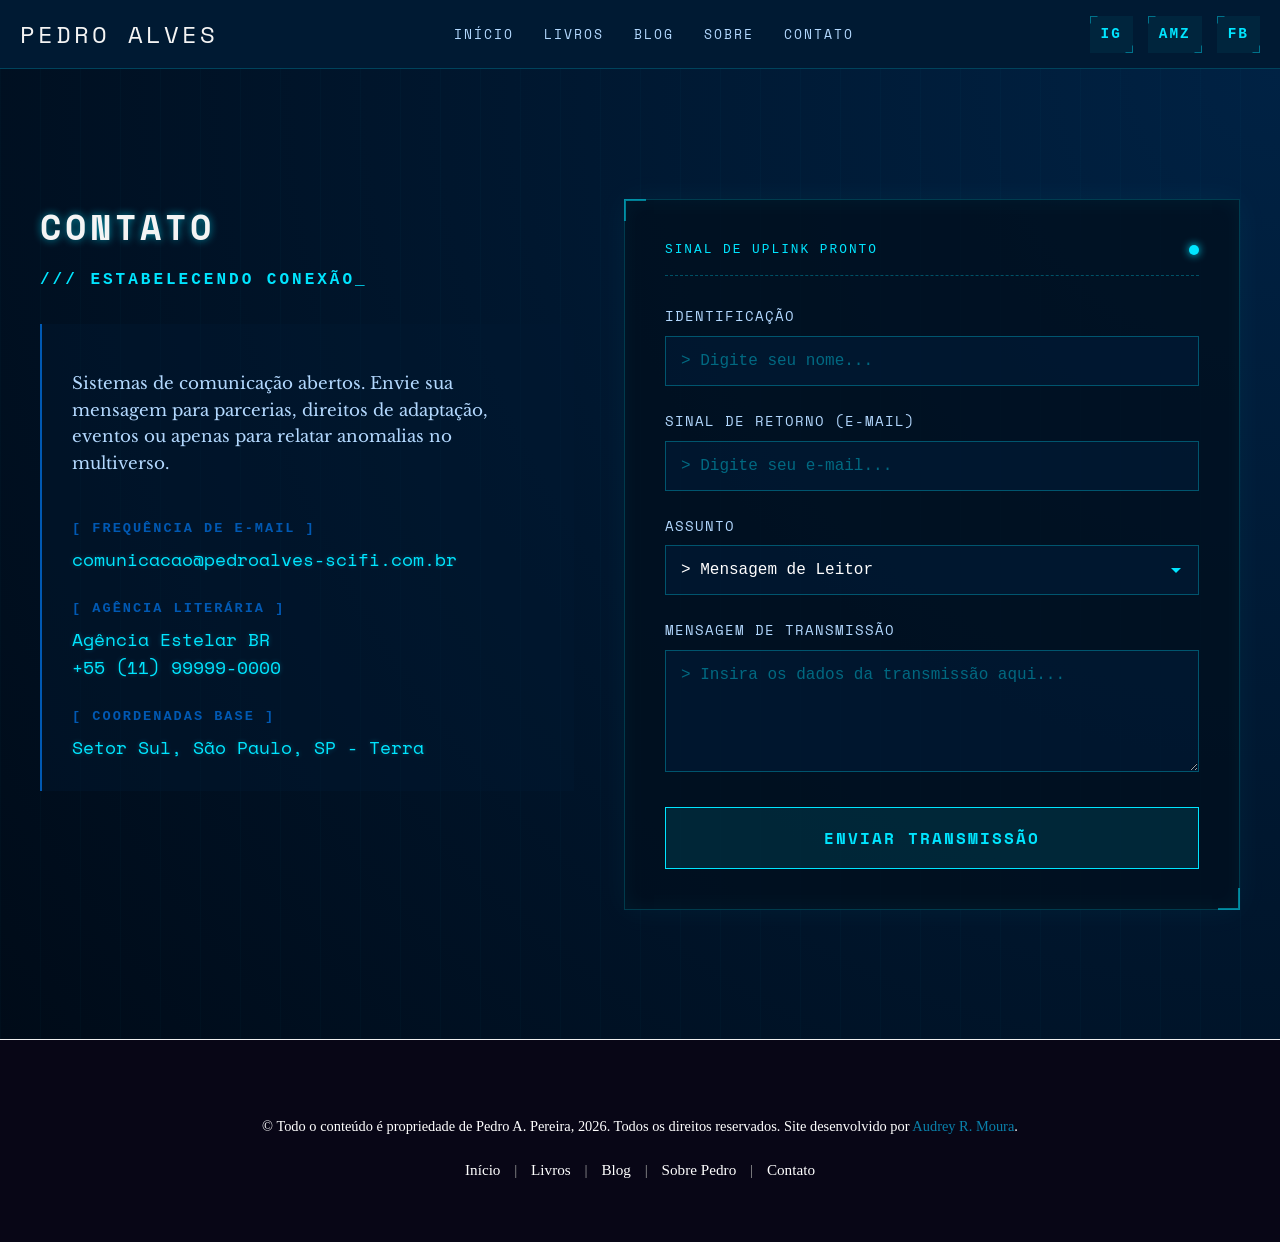
<file: contato.html>
<!DOCTYPE html>
<html lang="pt-br">
<head>
    <meta charset="UTF-8">
    <meta name="viewport" content="width=device-width, initial-scale=1.0">
    <title>Pedro Alves | Contato</title>
    <link href="https://fonts.googleapis.com/css2?family=Libre+Baskerville:ital,wght@0,400;0,700;1,400&family=Space+Mono:wght@400;700&display=swap" rel="stylesheet">
    <link rel="stylesheet" href="style.css">
    <script src="script.js" defer></script>
</head>
<body>
    <!-- Section Header (Idêntico ao restante do site) -->
    <header class="main-header">
        <div class="nav-container">
            <a href="index.html" class="author-name">PEDRO ALVES</a>
            <nav class="main-nav">
                <ul>
                    <li><a href="index.html#home">INÍCIO</a></li>
                    <li><a href="index.html#books">LIVROS</a></li>
                    <li><a href="index.html#blog">BLOG</a></li>
                    <li><a href="sobre.html">SOBRE</a></li>
                    <li><a href="contato.html">CONTATO</a></li>
                </ul>
            </nav>
            <!-- Seção de redes sociais HUD -->
           <div class="social-hud">
               <a href="https://www.instagram.com/p.alves1998" class="social-link" title="Instagram">IG</a>
               <a href="https://www.amazon.com.br/stores/Pedro-Alves/author/B08WKQ65VJ" class="social-link" title="Amazon">AMZ</a>
               <a href="https://www.facebook.com/literagenesis" class="social-link" title="Facebook">FB</a>
           </div>
        </div>
    </header>

    <main>
        <!-- Hero Section Exclusiva: Contato -->
        <section class="contact-hero">
            <div class="contact-container">
                
                <!-- Coluna da Esquerda: Informações (Coordenadas) -->
                <div class="contact-info slide-in-left">
                    <h1 class="glitch-title">CONTATO</h1>
                    <h2 class="tech-subtitle">/// ESTABELECENDO CONEXÃO_</h2>
                    
                    <div class="info-panel">
                        <p class="panel-desc">Sistemas de comunicação abertos. Envie sua mensagem para parcerias, direitos de adaptação, eventos ou apenas para relatar anomalias no multiverso.</p>
                        
                        <div class="comm-channels">
                            <div class="channel-box">
                                <span class="channel-label">[ FREQUÊNCIA DE E-MAIL ]</span>
                                <span class="channel-data">comunicacao@pedroalves-scifi.com.br</span>
                            </div>

                            <div class="channel-box">
                                <span class="channel-label">[ AGÊNCIA LITERÁRIA ]</span>
                                <span class="channel-data">Agência Estelar BR <br> +55 (11) 99999-0000</span>
                            </div>

                            <div class="channel-box">
                                <span class="channel-label">[ COORDENADAS BASE ]</span>
                                <span class="channel-data">Setor Sul, São Paulo, SP - Terra</span>
                            </div>
                        </div>
                    </div>
                </div>

                <!-- Coluna da Direita: Formulário de Contato (Terminal) -->
                <div class="contact-form-wrapper slide-in-right">
                    <div class="form-hud-header">
                        <span>SINAL DE UPLINK PRONTO</span>
                        <span class="blinking-dot"></span>
                    </div>
                    
                    <form action="#" method="POST" class="tech-form">
                        <div class="input-group">
                            <label for="nome">IDENTIFICAÇÃO</label>
                            <input type="text" id="nome" name="nome" placeholder="> Digite seu nome..." required>
                        </div>

                        <div class="input-group">
                            <label for="email">SINAL DE RETORNO (E-MAIL)</label>
                            <input type="email" id="email" name="email" placeholder="> Digite seu e-mail..." required>
                        </div>

                        <div class="input-group">
                            <label for="assunto">ASSUNTO</label>
                            <select id="assunto" name="assunto">
                                <option value="leitor">> Mensagem de Leitor</option>
                                <option value="direitos">> Direitos de Adaptação / Audiovisual</option>
                                <option value="eventos">> Convite para Eventos</option>
                                <option value="imprensa">> Imprensa / Entrevistas</option>
                                <option value="outros">> Outros Assuntos</option>
                            </select>
                        </div>

                        <div class="input-group">
                            <label for="mensagem">MENSAGEM DE TRANSMISSÃO</label>
                            <textarea id="mensagem" name="mensagem" rows="5" placeholder="> Insira os dados da transmissão aqui..." required></textarea>
                        </div>

                        <button type="submit" class="btn-transmit">ENVIAR TRANSMISSÃO</button>
                    </form>
                </div>

            </div>
        </section>
    </main>

    <!-- Section Footer (Idêntico ao restante do site) -->
    <footer class="site-footer">
        <div class="footer-content">
            <p class="copyright-text">
                &copy; Todo o conteúdo é propriedade de Pedro A. Pereira, 2026. Todos os direitos reservados. Site desenvolvido por <span class="footer-highlight">Audrey R. Moura</span>.
            </p>
            <nav class="footer-nav">
                <a href="index.html">Início</a>
                <span class="separator">|</span>
                <a href="index.html#books">Livros</a>
                <span class="separator">|</span>
                <a href="#">Blog</a>
                <span class="separator">|</span>
                <a href="sobre.html">Sobre Pedro</a>
                <span class="separator">|</span>
                <a href="contato.html">Contato</a>
            </nav>
        </div>

        <button id="backToTopBtn" class="back-to-top" title="Voltar ao topo">
            &#8963;
        </button>
    </footer>
</body>
</html>
</file>
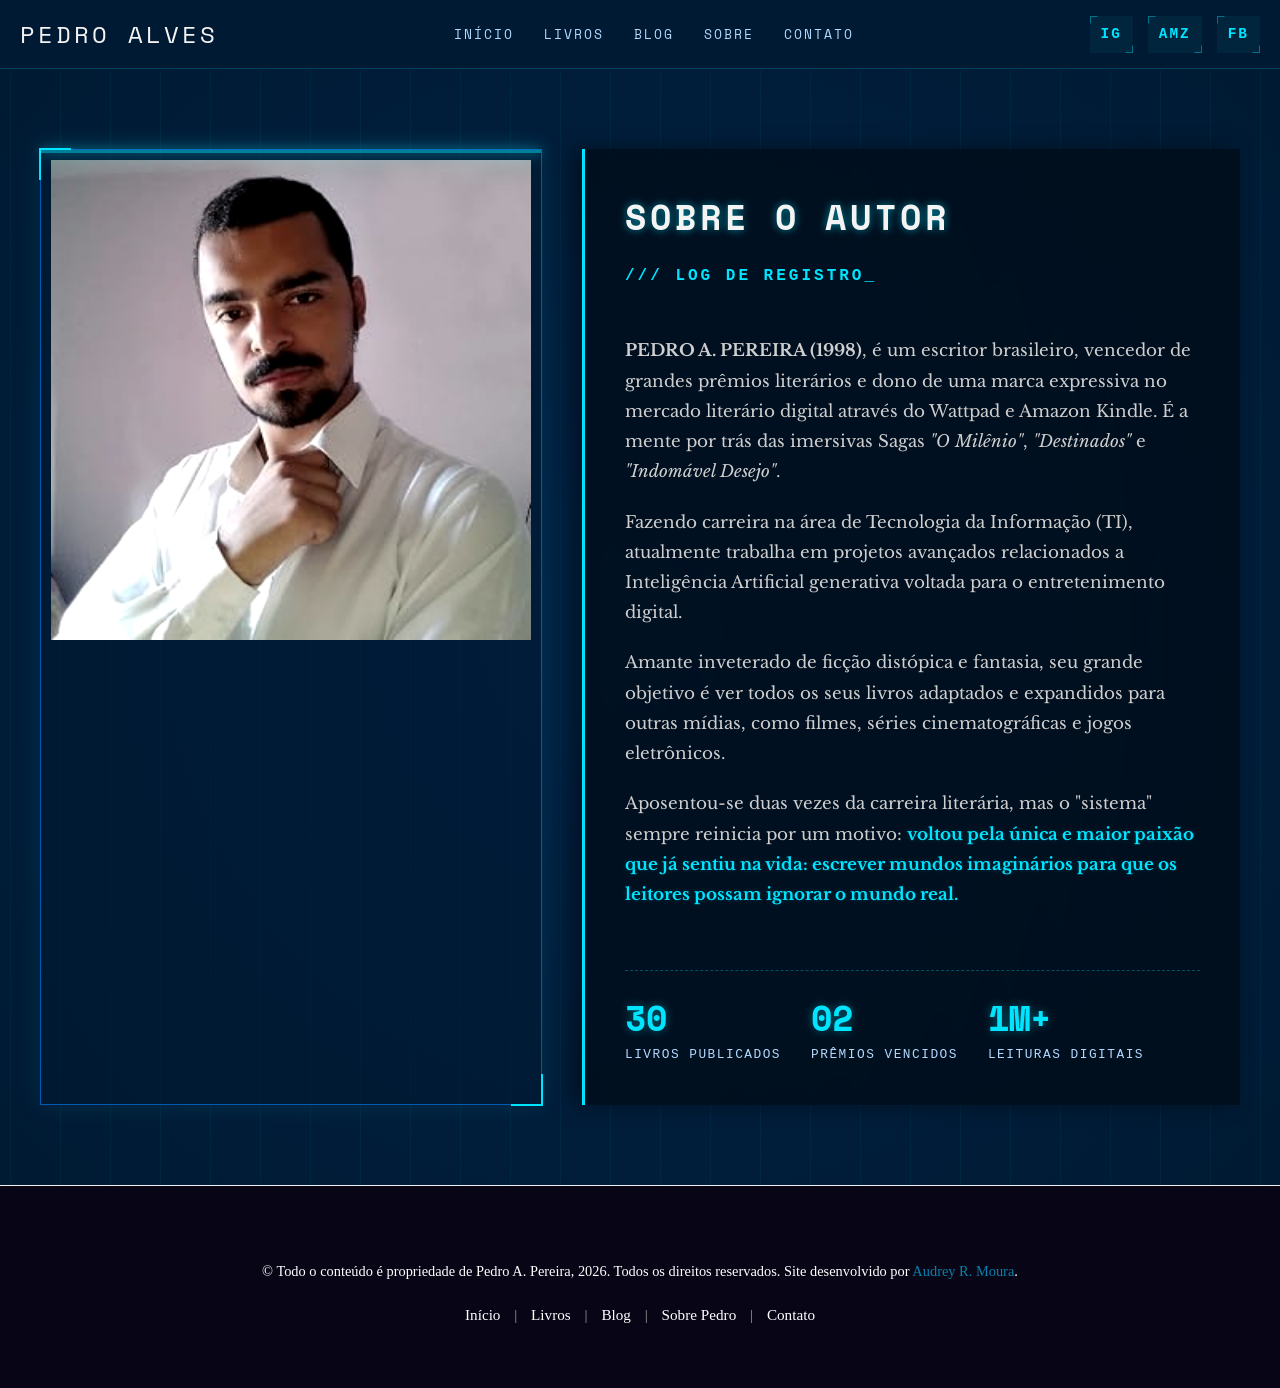
<file: sobre.html>
<!DOCTYPE html>
<html lang="pt-br">
<head>
    <meta charset="UTF-8">
    <meta name="viewport" content="width=device-width, initial-scale=1.0">
    <title>Pedro Alves | Sobre o Autor</title>
    <link href="https://fonts.googleapis.com/css2?family=Libre+Baskerville:ital,wght@0,400;0,700;1,400&family=Space+Mono:wght@400;700&display=swap" rel="stylesheet">
    <link rel="stylesheet" href="style.css">
    <script src="script.js" defer></script>
</head>
<body>
    <!-- Section Header (Mantido idêntico ao Index) -->
    <header class="main-header">
        <div class="nav-container">
            <a href="index.html" class="author-name">PEDRO ALVES</a>
            <nav class="main-nav">
                <ul>
                    <li><a href="index.html#home">INÍCIO</a></li>
                    <li><a href="index.html#books">LIVROS</a></li>
                    <li><a href="index.html#blog">BLOG</a></li>
                    <li><a href="sobre.html">SOBRE</a></li>
                    <li><a href="index.html#contact">CONTATO</a></li>
                </ul>
            </nav>
            <!-- Seção de redes sociais HUD -->
           <div class="social-hud">
               <a href="https://www.instagram.com/p.alves1998" class="social-link" title="Instagram">IG</a>
               <a href="https://www.amazon.com.br/stores/Pedro-Alves/author/B08WKQ65VJ" class="social-link" title="Amazon">AMZ</a>
               <a href="https://www.facebook.com/literagenesis" class="social-link" title="Facebook">FB</a>
           </div>
        </div>
    </header>

    <main>
        <!-- Hero Section Exclusiva: Sobre o Autor -->
        <section class="about-hero">
            <div class="about-container">
                
                <!-- Coluna da Esquerda: Imagem com Scanner -->
                <div class="about-image-wrapper slide-in-left">
                    <img src="src/foto_pedro.jpg" alt="Pedro A. Pereira" class="about-photo">
                    <div class="scanner-line"></div> <!-- Efeito de scanner Sci-Fi -->
                </div>

                <!-- Coluna da Direita: Texto HUD -->
                <div class="about-text-wrapper slide-in-right">
                    <h1 class="glitch-title">SOBRE O AUTOR</h1>
                    <h2 class="tech-subtitle">/// LOG DE REGISTRO_</h2>
                    
                    <div class="about-bio">
                        <p><strong>PEDRO A. PEREIRA (1998)</strong>, é um escritor brasileiro, vencedor de grandes prêmios literários e dono de uma marca expressiva no mercado literário digital através do Wattpad e Amazon Kindle. É a mente por trás das imersivas Sagas <em>"O Milênio"</em>, <em>"Destinados"</em> e <em>"Indomável Desejo"</em>.</p>
                        
                        <p>Fazendo carreira na área de Tecnologia da Informação (TI), atualmente trabalha em projetos avançados relacionados a Inteligência Artificial generativa voltada para o entretenimento digital.</p>
                        
                        <p>Amante inveterado de ficção distópica e fantasia, seu grande objetivo é ver todos os seus livros adaptados e expandidos para outras mídias, como filmes, séries cinematográficas e jogos eletrônicos.</p>

                        <p>Aposentou-se duas vezes da carreira literária, mas o "sistema" sempre reinicia por um motivo: <span class="highlight-cyan">voltou pela única e maior paixão que já sentiu na vida: escrever mundos imaginários para que os leitores possam ignorar o mundo real.</span></p>
                    </div>

                    <!-- Dados do Autor (Estatísticas) -->
                    <div class="author-stats">
                        <div class="stat-item">
                            <span class="stat-num">30</span>
                            <span class="stat-label">LIVROS PUBLICADOS</span>
                        </div>
                        <div class="stat-item">
                            <span class="stat-num">02</span>
                            <span class="stat-label">PRÊMIOS VENCIDOS</span>
                        </div>
                        <div class="stat-item">
                            <span class="stat-num">1M+</span>
                            <span class="stat-label">LEITURAS DIGITAIS</span>
                        </div>
                    </div>

                </div>
            </div>
        </section>
    </main>

    <!-- Section Footer (Mantido idêntico ao Index) -->
    <footer class="site-footer">
        <div class="footer-content">
            <p class="copyright-text">
                &copy; Todo o conteúdo é propriedade de Pedro A. Pereira, 2026. Todos os direitos reservados. Site desenvolvido por <span class="footer-highlight">Audrey R. Moura</span>.
            </p>
            <nav class="footer-nav">
                <a href="index.html">Início</a>
                <span class="separator">|</span>
                <a href="index.html#books">Livros</a>
                <span class="separator">|</span>
                <a href="#">Blog</a>
                <span class="separator">|</span>
                <a href="sobre.html">Sobre Pedro</a>
                <span class="separator">|</span>
                <a href="#">Contato</a>
            </nav>
        </div>

        <button id="backToTopBtn" class="back-to-top" title="Voltar ao topo">
            &#8963;
        </button>
    </footer>
</body>
</html>
</file>
<file: style.css>
/* =========================================
   VARIÁVEIS DE CORES (PALETA AZUL)
   ========================================= */
:root {
    --bg-blue-dark: #001a33;
    --bg-blue-nav: #002244;
    --border-blue: #004080;
    --border-blue-light: #0059b3;
    --text-white: #f4f4f4;
    --text-blue-light: #b3d9ff;
}

body {
    background-color: var(--bg-blue-dark);
    color: var(--text-white);
    font-family: 'Libre Baskerville', serif;
    margin: 0;
    padding: 0;
    line-height: 1.6;
}

/* =========================================
   NAVBAR
   ========================================= */
.main-header {
    background-color: var(--bg-blue-nav);
    padding: 30px 5%;
    border-bottom: 1px solid var(--border-blue);
}

.nav-container {
    display: flex;
    justify-content: space-between;
    align-items: center;
    max-width: 1400px;
    margin: 0 auto;
}

.author-name {
    font-family: 'Space Mono', monospace;
    font-size: 1.5rem;
    letter-spacing: 3px;
    color: var(--text-white);
    text-decoration: none;
}

.main-nav ul {
    list-style: none;
    display: flex;
    gap: 30px;
    margin: 0;
    padding: 0;
}

.main-nav ul li a {
    color: var(--text-blue-light);
    text-decoration: none;
    font-family: 'Space Mono', monospace;
    font-size: 0.8rem;
    letter-spacing: 2px;
    transition: color 0.3s;
}

.main-nav ul li a:hover {
    color: #fff;
}

/* Esconde o menu em telas muito pequenas (necessitará de menu hamburguer depois) */
@media (max-width: 768px) {
    .main-nav ul {
        display: none; 
    }
}

/* =========================================
   HEADER & REDES SOCIAIS (HUD SCI-FI)
   ========================================= */

/* Estrutura Base (Mobile-First) */
.main-header {
    background-color: #001a33;
    border-bottom: 1px solid rgba(0, 229, 255, 0.2); /* Linha divisória tecnológica */
    padding: 15px 20px;
    font-family: 'Georgia', serif; /* Mantendo a fonte base que você usou antes */
}

.nav-container {
    display: flex;
    flex-direction: column; /* Empilha no mobile */
    align-items: center;
    gap: 20px;
}

/* Container das Redes Sociais */
.social-hud {
    display: flex;
    gap: 15px;
    align-items: center;
}

/* O Botão da Rede Social */
.social-link {
    position: relative;
    color: #00e5ff;
    font-family: 'Courier New', Courier, monospace; /* Fonte de terminal */
    font-size: 0.9rem;
    font-weight: bold;
    text-decoration: none;
    padding: 6px 10px;
    letter-spacing: 2px;
    background: rgba(0, 229, 255, 0.05);
    border: 1px solid transparent;
    transition: all 0.3s ease-in-out;
}

/* Criando as miras nos cantos (mesma lógica do botão Back to Top) */
.social-link::before,
.social-link::after {
    content: '';
    position: absolute;
    width: 6px;
    height: 6px;
    border: 1px solid transparent;
    transition: all 0.3s ease-in-out;
    pointer-events: none;
}

.social-link::before {
    top: -1px; 
    left: -1px;
    border-top-color: rgba(0, 229, 255, 0.4);
    border-left-color: rgba(0, 229, 255, 0.4);
}

.social-link::after {
    bottom: -1px; 
    right: -1px;
    border-bottom-color: rgba(0, 229, 255, 0.4);
    border-right-color: rgba(0, 229, 255, 0.4);
}

/* Efeito ao passar o mouse */
.social-link:hover {
    color: #ffffff;
    text-shadow: 0 0 8px #00e5ff;
    background: rgba(0, 229, 255, 0.15);
    border-color: rgba(0, 229, 255, 0.3);
}

/* Expansão das miras no hover */
.social-link:hover::before {
    top: -4px; 
    left: -4px;
    border-color: #00e5ff;
    box-shadow: -2px -2px 4px rgba(0, 229, 255, 0.4);
}

.social-link:hover::after {
    bottom: -4px; 
    right: -4px;
    border-color: #00e5ff;
    box-shadow: 2px 2px 4px rgba(0, 229, 255, 0.4);
}

/* =========================================
   MEDIA QUERY PARA DESKTOP
   ========================================= */
@media (min-width: 768px) {
    .nav-container {
        flex-direction: row; /* Coloca tudo na mesma linha no PC */
        justify-content: space-between;
    }
}

/* =========================================
   HERO SECTION
   ========================================= */
.hero-author {
    position: relative;
    width: 100%;
    min-height: 85vh;
    display: flex;
    flex-direction: column;
    justify-content: center;
    align-items: center;
    text-align: center;
    overflow: hidden;
    background-color: var(--bg-blue-dark);
}

.hero-author > img {
    position: absolute;
    top: 0;
    left: 0;
    width: 100%;
    height: 100%;
    object-fit: cover;
    z-index: 1;
    opacity: 0.5; 
    mix-blend-mode: luminosity; 
}

/* Gradiente que suaviza a transição da Hero para a próxima seção */
.hero-author::after {
    content: '';
    position: absolute;
    top: 0; 
    left: 0; 
    width: 100%; 
    height: 100%;
    background: linear-gradient(to bottom, rgba(0, 26, 51, 0.4) 0%, var(--bg-blue-dark) 95%, var(--bg-blue-dark) 100%);
    z-index: 2;
}

.bio-snippet {
    position: relative;
    z-index: 3;
    max-width: 900px;
    padding: 40px;
    margin: 0 auto;
}

.bio-snippet h1 {
    font-size: 3.5rem;
    margin-bottom: 5px;
    font-weight: normal;
    text-shadow: 2px 2px 10px rgba(0, 0, 0, 0.5);
}

.bio-snippet h2 {
    font-size: 1.8rem;
    margin-top: 0;
    margin-bottom: 50px;
    font-weight: normal;
    color: var(--text-blue-light);
    text-shadow: 1px 1px 5px rgba(0, 0, 0, 0.5);
}

.bio-columns {
    display: flex;
    flex-direction: column; /* Mobile first: empilhado */
    gap: 20px;
    text-align: left;
    font-size: 1.05rem;
    line-height: 1.8;
}

.bio-columns p {
    flex: 1;
    margin: 0;
    text-shadow: 1px 1px 3px rgba(0, 0, 0, 0.8);
}

/* =========================================
   SEÇÃO DE DESTAQUE (LIVRO)
   ========================================= */
.destaque {
    background-color: #080616;
    padding: 40px 20px 40px 20px;
    /* Linha sutil azul para dar um charme tecnológico na transição */
    border-top: 1px solid var(--border-blue); 
}

.destaque-snippet {
    display: flex;
    flex-direction: column; /* Mobile first: Imagem em cima, texto embaixo */
    gap: 40px;
    max-width: 1000px;
    margin: 0 auto;
    align-items: center;
}

.destaque-snippet img {
    width: 60%;
    max-width: 10px;
    height: auto;

}

.destaque-columns {
    display: flex;
    flex-direction: column;
    gap: 15px;
    width: 100%;
}

.book-title {
    font-family: 'Space Mono', monospace;
    font-size: 1.4rem;
    color: var(--text-white);
    margin: 0;
    text-transform: uppercase;
    letter-spacing: 2px;
}

.book-status {
    font-family: 'Space Mono', monospace;
    background-color: #a80505; /* Fundo vermelho escuro/sangue */
    color: #ffffff; /* Letra branca para contraste */
    padding: 6px 12px; /* Espaço interno para a cor não grudar na letra */
    display: inline-block; /* Impede que o fundo vermelho ocupe a linha toda */
    margin: 0 0 15px 0;
    font-size: 0.9rem;
    letter-spacing: 2px;
    border-radius: 3px; /* Borda levemente arredondada */
    align-self: left; /* Centraliza a tag vermelha no mobile */
}

.destaque-columns p {
    margin: 0;
    font-size: 1rem;
    line-height: 1.8;
    color: var(--text-white);
}

/* Botões de Ação / Links */
.book-links {
    display: flex;
    flex-wrap: wrap;
    gap: 5px;
    margin-top: 30px;
}

.book-links a {
    color: var(--text-blue-light);
    border: 1px solid var(--border-blue-light);
    padding: 12px 24px;
    text-decoration: none;
    font-family: 'Space Mono', monospace;
    font-size: 0.85rem;
    letter-spacing: 1px;
    transition: all 0.3s ease;
    text-transform: uppercase;
}

.book-links a:hover {
    background-color: var(--border-blue-light);
    color: #fff;
    box-shadow: 0 0 15px rgba(0, 89, 179, 0.5);
}

/* =========================================
   SEÇÃO DA GALERIA 
   ========================================= */
.book-gallery {
    background-color: #111; 
    color: #fff;
    padding: 60px 20px;
    font-family: 'Georgia', serif; 
    text-align: center;
}

.gallery-header { margin-bottom: 40px; }

.gallery-icon {
    display: block;
    font-size: 20px;
    color: #666;
    margin-bottom: 15px;
    font-weight: lighter;
}

.gallery-header h2 {
    font-size: 1.2rem;
    letter-spacing: 3px;
    text-transform: uppercase;
    margin: 0;
    font-weight: bold;
    color: #fff;
}

.gallery-grid {
    display: flex;
    gap: 20px;
    overflow-x: auto;
    padding: 20px 0;
    scroll-snap-type: x mandatory;
    scrollbar-width: none; 
}

.gallery-grid::-webkit-scrollbar { display: none; }

/* Correção aplicada aqui! */
.mini-cover {
    flex: 0 0 auto;
    width: 360px; 
    height: auto;
    aspect-ratio: 2 / 3; 
    object-fit: cover; 
    align-self: center; 
    cursor: pointer;
    scroll-snap-align: center;
    transition: transform 0.3s ease, box-shadow 0.3s ease;
    box-shadow: 0 4px 10px rgba(0,0,0,0.6);
}

.mini-cover:hover {
    transform: translateY(-10px);
    box-shadow: 0 8px 15px rgba(0,0,0,0.9);
}

@media (min-width: 768px) {
    .gallery-grid {
        justify-content: center;
        flex-wrap: wrap;
        overflow-x: visible;
        max-width: 1200px;
        margin: 0 auto;
        align-items: flex-start;
    }
    .mini-cover {
        width: 160px;
        height: auto;
    }
}

/* =========================================
   MODAIS EDITORIAIS
   ========================================= */
.modal-wrapper {
    display: none;
    position: fixed;
    top: 0;
    left: 0;
    width: 100vw;
    height: 100vh;
    background-color: rgba(0, 0, 0, 0.85);
    z-index: 1000;
    justify-content: center;
    align-items: center;
    padding: 20px;
    box-sizing: border-box;
}

.modal-card {
    background-color: #fdfdfd;
    color: #1a1a1a; 
    width: 100%;
    max-width: 1000px; /* Aumentado para comportar 2 colunas confortavelmente */
    max-height: 90vh;
    overflow-y: auto;
    padding: 40px;
    box-sizing: border-box;
    position: relative;
    box-shadow: 0 10px 30px rgba(0,0,0,0.5);
    font-family: 'Georgia', serif;
}

/* Botão Fechar flutuante no topo direito */
.close-btn {
    position: absolute;
    top: 20px;
    right: 25px;
    font-size: 32px;
    font-weight: normal;
    cursor: pointer;
    color: #999;
    line-height: 1;
    transition: color 0.3s;
    z-index: 10;
}

.close-btn:hover { color: #000; }

/* Grid Interno do Modal */
.modal-split {
    display: flex;
    gap: 40px;
    align-items: flex-start;
}

.modal-left {
    flex: 0 0 35%; /* A imagem ocupará 35% do espaço */
}

.modal-left img {
    width: 100%;
    height: auto;
    box-shadow: 0 4px 15px rgba(0,0,0,0.2); /* Sombra elegante na capa interna */
}

.modal-right {
    flex: 1; /* O texto ocupa o restante */
    display: flex;
    flex-direction: column;
}

.modal-title {
    font-size: 2.2rem;
    margin: 0 0 5px 0;
    font-weight: bold;
    text-transform: uppercase;
    letter-spacing: 1.5px;
    line-height: 1.1;
}

.modal-subtitle {
    font-size: 0.9rem;
    text-transform: uppercase;
    letter-spacing: 2px;
    color: #666;
    margin-top: 0;
    margin-bottom: 25px;
    border-bottom: 1px solid #ddd;
    padding-bottom: 15px;
}

.modal-body p {
    font-size: 1.05rem;
    line-height: 1.8;
    margin-bottom: 20px;
    color: #333;
}

.modal-details {
    margin-top: 20px;
    padding-top: 20px;
    border-top: 1px solid #e0e0e0;
    font-style: italic;
    color: #555;
    font-size: 0.95rem;
}

/* Nova Seção de Compra (Botões de Link) */
.modal-buy-section {
    margin-top: 30px;
    padding-top: 20px;
    border-top: 1px solid #ddd;
}

.modal-buy-section h4 {
    font-size: 0.85rem;
    text-transform: uppercase;
    letter-spacing: 2px;
    margin-bottom: 15px;
    margin-top: 0;
    color: #333;
}

.buy-buttons {
    display: flex;
    gap: 15px;
    flex-wrap: wrap;
}

/* Estilo do botão de link */
.btn-buy {
    display: inline-block;
    background-color: transparent;
    color: #1a1a1a;
    border: 1px solid #1a1a1a;
    padding: 10px 25px;
    font-size: 0.8rem;
    text-transform: uppercase;
    letter-spacing: 1.5px;
    text-decoration: none; /* Tira o sublinhado do link */
    transition: all 0.3s ease;
    text-align: center;
    font-family: inherit;
    font-weight: bold;
}

.btn-buy:hover {
    background-color: #1a1a1a;
    color: #fff;
}

/* Responsividade: Fica empilhado (uma coluna) no Celular */
@media (max-width: 768px) {
    .modal-split {
        flex-direction: column;
        gap: 20px;
    }
    .modal-left {
        flex: 0 0 100%;
        max-width: 250px; /* Evita que a imagem fique gigante no celular */
        margin: 0 auto; 
    }
    .modal-title {
        font-size: 1.6rem;
    }
}

/* =========================================
   Progresso de EScrita
   ========================================= */

#writing-progress {
    /* Fundo azul escuro com um leve brilho central, exatamente como na referência */
    background: radial-gradient(circle at top, #003366 0%, #001a33 60%);
    background-color: #001a33; 
    padding: 80px 20px;
    font-family: 'Georgia', serif; 
    text-align: center;
}

.progress-header {
    margin-bottom: 50px;
}

/* O texto "loading....." com brilho neon */
.loading-text {
    font-family: 'Courier New', Courier, monospace; /* Fonte com aspecto de terminal/código */
    font-size: 1.5rem;
    color: #00e5ff;
    text-shadow: 0 0 10px rgba(0, 229, 255, 0.8), 0 0 20px rgba(0, 229, 255, 0.4);
    letter-spacing: 4px;
    font-weight: 300;
}

.progress-grid {
    display: flex;
    justify-content: center;
    gap: 50px;
    flex-wrap: wrap;
    max-width: 1000px;
    margin: 0 auto;
}

.progress-card {
    width: 240px;
    display: flex;
    flex-direction: column;
    align-items: center;
}

/* Miniaturas mantendo a mesma proporção dos livros da galeria */
.progress-cover {
    width: 180px;
    height: auto;
    aspect-ratio: 2 / 3.1;
    object-fit: cover;
    box-shadow: 0 8px 20px rgba(0,0,0,0.8);
    margin-bottom: 25px;
    border: 1px solid rgba(255, 255, 255, 0.1);
}

.progress-book-title {
    color: #fff;
    font-size: 1rem;
    margin: 0 0 20px 0;
    text-transform: uppercase;
    letter-spacing: 2px;
}

.progress-book-status {
    /* Tipografia estilo terminal de computador */
    font-family: 'Courier New', Courier, monospace; 
    color: #00e5ff; /* O mesmo ciano da sua barra de progresso */
    font-size: 0.85rem;
    font-weight: bold;
    margin: 0 0 20px 0;
    text-transform: uppercase;
    letter-spacing: 3px;
    
    /* Criação da "caixa" (badge) com fundo translúcido e borda */
    background-color: rgba(0, 229, 255, 0.05);
    padding: 6px 16px;
    border: 1px solid rgba(0, 229, 255, 0.3);
    border-radius: 3px;
    display: inline-block; /* Para o fundo abraçar o tamanho exato do texto */
    
    /* Brilho neon no texto e na caixa */
    text-shadow: 0 0 8px rgba(0, 229, 255, 0.7);
    box-shadow: 0 0 10px rgba(0, 229, 255, 0.1), inset 0 0 8px rgba(0, 229, 255, 0.1);
    
    /* Chama a animação que criamos abaixo */
    animation: tech-pulse 2s infinite alternate;
}

/* Adiciona colchetes decorativos antes do texto -> [ EM REVISÃO */
.progress-book-status::before {
    content: "[ ";
    opacity: 0.7;
}

/* Adiciona colchetes decorativos depois do texto -> EM REVISÃO ] */
.progress-book-status::after {
    content: " ]";
    opacity: 0.7;
}

/* Animação que faz a caixa piscar/pulsar lentamente, simulando "processamento" */
@keyframes tech-pulse {
    from {
        border-color: rgba(0, 229, 255, 0.3);
        box-shadow: 0 0 10px rgba(0, 229, 255, 0.1), inset 0 0 8px rgba(0, 229, 255, 0.1);
    }
    to {
        border-color: rgba(0, 229, 255, 0.8);
        box-shadow: 0 0 15px rgba(0, 229, 255, 0.4), inset 0 0 12px rgba(0, 229, 255, 0.2);
        text-shadow: 0 0 12px rgba(0, 229, 255, 1);
    }
}

/* --- ESTILO DAS BARRAS DE PROGRESSOS --- */

/* A "cápsula" exterior (borda arredondada fina neon) */
.progress-bar-container {
    width: 100%;
    height: 22px;
    border: 1px solid #00e5ff;
    border-radius: 20px; /* Formato de pílula */
    padding: 3px; /* Espaço para o preenchimento respirar */
    box-sizing: border-box;
    box-shadow: 0 0 8px rgba(0, 229, 255, 0.3), inset 0 0 5px rgba(0, 229, 255, 0.2);
    margin-bottom: 10px;
    background-color: rgba(0, 0, 0, 0.2);
}

/* O preenchimento interior (brilho sólido) */
.progress-bar-fill {
    height: 100%;
    background-color: #00e5ff;
    border-radius: 15px;
    box-shadow: 0 0 10px rgba(0, 229, 255, 0.9); /* Brilho intenso */
    transition: width 1.5s ease-in-out;
}

/* VARIANTE: Preenchimento com listras diagonais (4ª barra da imagem de referência) */
.progress-bar-fill.striped {
    background: repeating-linear-gradient(
        -45deg,
        #00e5ff,
        #00e5ff 8px,
        transparent 8px,
        transparent 16px
    );
    box-shadow: none; /* Sem sombra interna para destacar as listras */
}

/* Textinho embaixo da barra */
.progress-percentage {
    font-family: 'Courier New', Courier, monospace;
    font-size: 0.85rem;
    color: #00e5ff;
    letter-spacing: 1px;
    opacity: 0.8;
}

/* Ajuste Mobile */
@media (max-width: 768px) {
    .progress-grid {
        gap: 40px;
    }
}

/* =========================================
   FOOTER EDITORIAL
   ========================================= */

.site-footer {
    background-color: #080616; /* Fundo branco limpo */
    color: #333333;
    padding: 60px 20px;
    font-family: 'Georgia', serif; /* Mantendo a identidade editorial */
    text-align: center;
    position: relative;
    border-top: 1px solid #f0f0f0; /* Linha super sutil para separar do fundo escuro acima */
}

.copyright-text {
    font-size: 0.9rem;
    margin-bottom: 20px;
    color: #fff;
}

/* Cor vermelho-tijolo baseada na imagem de referência */
.footer-highlight {
    color: #0A81AB; 
}

.footer-nav {
    font-size: 0.95rem;
}

.footer-nav a {
    color: #ffffff;
    text-decoration: none;
    transition: color 0.3s ease;
}

.footer-nav a:hover {
    color: #0A81AB;
}

.separator {
    margin: 0 10px;
    color: #999;
    font-weight: lighter;
}

/* =========================================
   BOTÃO VOLTAR AO TOPO
   ========================================= */

.back-to-top {
    display: none; /* Oculto por padrão, o JS vai mostrar */
    position: fixed;
    bottom: 30px;
    right: 30px;
    width: 45px;
    height: 45px;
    
    /* Fundo escuro transparente com efeito holográfico */
    background-color: rgba(0, 26, 51, 0.4); 
    backdrop-filter: blur(5px); /* Deixa o fundo do botão desfocado (efeito vidro) */
    -webkit-backdrop-filter: blur(5px); /* Suporte para Safari */
    
    /* Cores tecnológicas */
    color: #00e5ff; /* Ciano do tema */
    border: 1px solid rgba(0, 229, 255, 0.4);
    border-radius: 4px; /* Cantos levemente retos */
    
    font-size: 24px;
    cursor: pointer;
    z-index: 99;
    align-items: center;
    justify-content: center;
    line-height: 1; 
    
    /* Brilho neon de repouso */
    box-shadow: 0 0 10px rgba(0, 229, 255, 0.1), inset 0 0 5px rgba(0, 229, 255, 0.1);
    text-shadow: 0 0 5px rgba(0, 229, 255, 0.5);
    
    /* Transição suave de todos os efeitos */
    transition: all 0.3s ease-in-out;
}

/* Efeito ao passar o mouse por cima do botão */
.back-to-top:hover {
    background-color: rgba(0, 229, 255, 0.2); /* Fundo "acende" */
    transform: translateY(-5px); /* Dá um leve pulo para cima */
    
    /* Intensifica o neon */
    border-color: #00e5ff;
    color: #ffffff; /* Seta fica branca para destacar */
    box-shadow: 0 0 15px rgba(0, 229, 255, 0.5), inset 0 0 10px rgba(0, 229, 255, 0.3);
    text-shadow: 0 0 10px #00e5ff, 0 0 20px #00e5ff;
}

/* =========================================
   EFEITOS DE MIRA / HUD (CANTOS DO BOTÃO)
   ========================================= */

/* Cria pequenos colchetes nos cantos para simular mira de alvo */
.back-to-top::before,
.back-to-top::after {
    content: '';
    position: absolute;
    width: 10px;
    height: 10px;
    border: 1px solid transparent;
    transition: all 0.3s ease;
    pointer-events: none; /* Para não atrapalhar o clique */
}

/* Canto Superior Esquerdo */
.back-to-top::before {
    top: -2px;
    left: -2px;
    border-top-color: #00e5ff;
    border-left-color: #00e5ff;
    opacity: 0.5;
}

/* Canto Inferior Direito */
.back-to-top::after {
    bottom: -2px;
    right: -2px;
    border-bottom-color: #00e5ff;
    border-right-color: #00e5ff;
    opacity: 0.5;
}

/* Os cantos "abrem" e brilham ao passar o mouse */
.back-to-top:hover::before {
    top: -6px;
    left: -6px;
    opacity: 1;
    box-shadow: -2px -2px 5px rgba(0, 229, 255, 0.5);
}

.back-to-top:hover::after {
    bottom: -6px;
    right: -6px;
    opacity: 1;
    box-shadow: 2px 2px 5px rgba(0, 229, 255, 0.5);
}




/* =========================================
   MEDIA QUERIES (DESKTOP E TABLET)
   ========================================= */
@media (min-width: 768px) {
    /* Hero em Desktop */
    .bio-columns {
        flex-direction: row;
        gap: 40px;
    }

    /* Destaque em Desktop (Imagem na esquerda, Texto na direita) */
    .destaque-snippet {
        flex-direction: row;
        align-items: flex-start;
        gap: 60px;
    }

    .destaque-snippet img {
        flex: 0 0 40%; /* Imagem ocupa 40% do espaço */
        max-width: none;
    }

    .destaque-columns {
        flex: 1; /* Texto ocupa o restante */
    }
}


/* =========================================
   PÁGINA: SOBRE O AUTOR (SCI-FI)
   ========================================= */

.about-hero {
    position: relative;
    min-height: 90vh;
    display: flex;
    align-items: center;
    justify-content: center;
    background: radial-gradient(circle at center, var(--bg-blue-nav) 0%, var(--bg-blue-dark) 100%);
    padding: 80px 20px;
    overflow: hidden;
}

/* Fundo: Grade Cibernética Deslizante */
.about-hero::before {
    content: '';
    position: absolute;
    top: -50%; left: -50%; 
    width: 200%; height: 200%;
    background-image: 
        linear-gradient(rgba(0, 229, 255, 0.05) 1px, transparent 1px),
        linear-gradient(90deg, rgba(0, 229, 255, 0.05) 1px, transparent 1px);
    background-size: 50px 50px;
    transform: rotateX(60deg) translateY(0);
    animation: grid-slide 15s linear infinite;
    z-index: 0;
    pointer-events: none;
}

@keyframes grid-slide {
    0% { transform: rotateX(60deg) translateY(0); }
    100% { transform: rotateX(60deg) translateY(50px); }
}

.about-container {
    position: relative;
    z-index: 2;
    display: flex;
    flex-direction: column;
    gap: 40px;
    max-width: 1200px;
    width: 100%;
}

/* --- EFEITOS DE ANIMAÇÃO AO CARREGAR --- */
.slide-in-left {
    opacity: 0;
    transform: translateX(-80px);
    animation: slideInLeft 1s cubic-bezier(0.25, 1, 0.5, 1) forwards;
}

.slide-in-right {
    opacity: 0;
    transform: translateX(80px);
    animation: slideInRight 1s cubic-bezier(0.25, 1, 0.5, 1) forwards;
    animation-delay: 0.3s; /* Entra uma fração de segundo depois da imagem */
}

@keyframes slideInLeft {
    to { opacity: 1; transform: translateX(0); }
}
@keyframes slideInRight {
    to { opacity: 1; transform: translateX(0); }
}

/* --- COLUNA ESQUERDA: IMAGEM --- */
.about-image-wrapper {
    position: relative;
    flex: 0 0 40%;
    border: 1px solid var(--border-blue-light);
    padding: 10px;
    background: rgba(0, 26, 51, 0.6);
    box-shadow: 0 0 25px rgba(0, 229, 255, 0.1);
}

/* Cantos estilizados da Imagem */
.about-image-wrapper::before,
.about-image-wrapper::after {
    content: ''; position: absolute; width: 30px; height: 30px; border: 2px solid #00e5ff; pointer-events: none;
}
.about-image-wrapper::before { top: -2px; left: -2px; border-right: none; border-bottom: none; }
.about-image-wrapper::after { bottom: -2px; right: -2px; border-left: none; border-top: none; }

.about-photo {
    width: 100%;
    height: auto;
    display: block;
    filter: grayscale(30%) contrast(110%);
    transition: filter 0.4s;
}

.about-photo:hover {
    filter: grayscale(0%) contrast(100%);
}

/* Feixe de luz varrendo a foto */
.scanner-line {
    position: absolute;
    top: 0; left: 0; width: 100%; height: 3px;
    background: #00e5ff;
    box-shadow: 0 0 10px #00e5ff, 0 0 20px #00e5ff;
    opacity: 0.5;
    animation: scan 4s ease-in-out infinite;
    pointer-events: none;
}

@keyframes scan {
    0% { top: 0; opacity: 0; }
    10% { opacity: 0.8; }
    90% { opacity: 0.8; }
    100% { top: calc(100% - 3px); opacity: 0; }
}

/* --- COLUNA DIREITA: TEXTO E STATUS --- */
.about-text-wrapper {
    flex: 1;
    background: rgba(0, 10, 20, 0.7);
    border-left: 3px solid #00e5ff;
    padding: 40px;
    backdrop-filter: blur(8px);
    box-shadow: -10px 0 20px rgba(0, 0, 0, 0.4);
}

.glitch-title {
    font-family: 'Space Mono', monospace;
    font-size: 2.2rem;
    color: var(--text-white);
    margin: 0 0 5px 0;
    text-transform: uppercase;
    letter-spacing: 4px;
    text-shadow: 0 0 8px rgba(0,229,255,0.6);
}

.tech-subtitle {
    font-family: 'Courier New', Courier, monospace;
    color: #00e5ff;
    font-size: 1rem;
    margin-bottom: 30px;
    letter-spacing: 3px;
}

.about-bio p {
    font-size: 1.05rem;
    line-height: 1.8;
    margin-bottom: 20px;
    color: #cfcfcf;
}

.highlight-cyan {
    color: #00e5ff;
    font-weight: bold;
    text-shadow: 0 0 5px rgba(0,229,255,0.2);
}

/* Dashboard de Estatísticas do Autor */
.author-stats {
    display: flex;
    gap: 30px;
    margin-top: 40px;
    padding-top: 30px;
    border-top: 1px dashed rgba(0, 229, 255, 0.3);
    flex-wrap: wrap;
}

.stat-item {
    display: flex;
    flex-direction: column;
}

.stat-num {
    font-family: 'Space Mono', monospace;
    font-size: 2.2rem;
    color: #00e5ff;
    font-weight: bold;
    line-height: 1;
    text-shadow: 0 0 10px rgba(0, 229, 255, 0.4);
}

.stat-label {
    font-family: 'Courier New', Courier, monospace;
    font-size: 0.8rem;
    color: var(--text-blue-light);
    text-transform: uppercase;
    margin-top: 8px;
    letter-spacing: 1.5px;
}

/* --- RESPONSIVIDADE DESKTOP --- */
@media (min-width: 992px) {
    .about-container {
        flex-direction: row;
        align-items: stretch;
    }
    
    .about-text-wrapper {
        display: flex;
        flex-direction: column;
        justify-content: center;
    }
}

/* =========================================
   PÁGINA: CONTATO (SCI-FI / TERMINAL)
   ========================================= */

.contact-hero {
    position: relative;
    min-height: 90vh;
    display: flex;
    align-items: center;
    justify-content: center;
    background: radial-gradient(circle at top right, #002244 0%, #000b18 100%);
    padding: 80px 20px;
    overflow: hidden;
}

/* Fundo sutil de linhas de dados verticais */
.contact-hero::before {
    content: '';
    position: absolute;
    top: 0; left: 0; width: 100%; height: 100%;
    background: repeating-linear-gradient(90deg, rgba(0, 229, 255, 0.02) 0px, rgba(0, 229, 255, 0.02) 1px, transparent 1px, transparent 40px);
    z-index: 0;
    pointer-events: none;
}

.contact-container {
    position: relative;
    z-index: 2;
    display: flex;
    flex-direction: column;
    gap: 50px;
    max-width: 1200px;
    width: 100%;
}

/* --- COLUNA ESQUERDA: INFORMAÇÕES --- */
.contact-info {
    flex: 1;
}

.info-panel {
    background: rgba(0, 26, 51, 0.4);
    border-left: 2px solid #0059b3;
    padding: 30px;
    margin-top: 30px;
}

.panel-desc {
    color: #b3d9ff;
    font-size: 1.05rem;
    line-height: 1.6;
    margin-bottom: 40px;
}

.comm-channels {
    display: flex;
    flex-direction: column;
    gap: 25px;
}

.channel-box {
    display: flex;
    flex-direction: column;
    gap: 5px;
}

.channel-label {
    font-family: 'Courier New', Courier, monospace;
    font-size: 0.85rem;
    color: #0059b3;
    font-weight: bold;
    letter-spacing: 2px;
}

.channel-data {
    font-family: 'Space Mono', monospace;
    font-size: 1.1rem;
    color: #00e5ff;
    text-shadow: 0 0 5px rgba(0, 229, 255, 0.3);
}

/* --- COLUNA DIREITA: FORMULÁRIO TERMINAL --- */
.contact-form-wrapper {
    flex: 1;
    background: rgba(0, 15, 30, 0.8);
    border: 1px solid rgba(0, 229, 255, 0.2);
    box-shadow: 0 0 30px rgba(0, 229, 255, 0.05), inset 0 0 20px rgba(0, 229, 255, 0.05);
    padding: 40px;
    position: relative;
}

/* Enfeites dos cantos do formulário */
.contact-form-wrapper::before,
.contact-form-wrapper::after {
    content: ''; position: absolute; width: 20px; height: 20px; border: 2px solid #00e5ff; pointer-events: none; opacity: 0.5;
}
.contact-form-wrapper::before { top: -1px; left: -1px; border-right: none; border-bottom: none; }
.contact-form-wrapper::after { bottom: -1px; right: -1px; border-left: none; border-top: none; }

.form-hud-header {
    display: flex;
    justify-content: space-between;
    align-items: center;
    font-family: 'Courier New', Courier, monospace;
    font-size: 0.8rem;
    color: #00e5ff;
    letter-spacing: 2px;
    border-bottom: 1px dashed rgba(0, 229, 255, 0.3);
    padding-bottom: 15px;
    margin-bottom: 30px;
}

/* Ponto piscando simulando gravação/conexão ativa */
.blinking-dot {
    width: 10px;
    height: 10px;
    background-color: #00e5ff;
    border-radius: 50%;
    box-shadow: 0 0 8px #00e5ff;
    animation: blink 1.5s infinite;
}

@keyframes blink {
    0%, 100% { opacity: 1; }
    50% { opacity: 0.2; }
}

.tech-form {
    display: flex;
    flex-direction: column;
    gap: 25px;
}

.input-group {
    display: flex;
    flex-direction: column;
    gap: 8px;
}

.input-group label {
    font-family: 'Space Mono', monospace;
    font-size: 0.85rem;
    color: #b3d9ff;
    letter-spacing: 1px;
}

.tech-form input,
.tech-form select,
.tech-form textarea {
    background: rgba(0, 34, 68, 0.4);
    border: 1px solid rgba(0, 229, 255, 0.3);
    padding: 15px;
    font-family: 'Courier New', Courier, monospace;
    color: #fff;
    font-size: 1rem;
    outline: none;
    transition: all 0.3s ease;
}

.tech-form input::placeholder,
.tech-form textarea::placeholder {
    color: rgba(0, 229, 255, 0.4);
}

/* Foco nos inputs: brilha em neon */
.tech-form input:focus,
.tech-form select:focus,
.tech-form textarea:focus {
    border-color: #00e5ff;
    background: rgba(0, 229, 255, 0.05);
    box-shadow: 0 0 10px rgba(0, 229, 255, 0.2), inset 0 0 5px rgba(0, 229, 255, 0.1);
}

/* Customização da setinha do Select */
.tech-form select {
    appearance: none;
    cursor: pointer;
    background-image: url('data:image/svg+xml;utf8,<svg fill="%2300e5ff" height="24" viewBox="0 0 24 24" width="24" xmlns="http://www.w3.org/2000/svg"><path d="M7 10l5 5 5-5z"/><path d="M0 0h24v24H0z" fill="none"/></svg>');
    background-repeat: no-repeat;
    background-position-x: 98%;
    background-position-y: 50%;
}

.tech-form select option {
    background-color: #001a33;
    color: #00e5ff;
}

/* Botão de Envio */
.btn-transmit {
    background: rgba(0, 229, 255, 0.1);
    color: #00e5ff;
    border: 1px solid #00e5ff;
    padding: 18px;
    font-family: 'Space Mono', monospace;
    font-size: 1rem;
    font-weight: bold;
    letter-spacing: 2px;
    cursor: pointer;
    transition: all 0.3s ease;
    text-transform: uppercase;
    margin-top: 10px;
}

.btn-transmit:hover {
    background: #00e5ff;
    color: #001a33;
    box-shadow: 0 0 20px rgba(0, 229, 255, 0.6);
}

/* --- RESPONSIVIDADE DESKTOP --- */
@media (min-width: 992px) {
    .contact-container {
        flex-direction: row;
        align-items: flex-start;
    }
}
</file>
